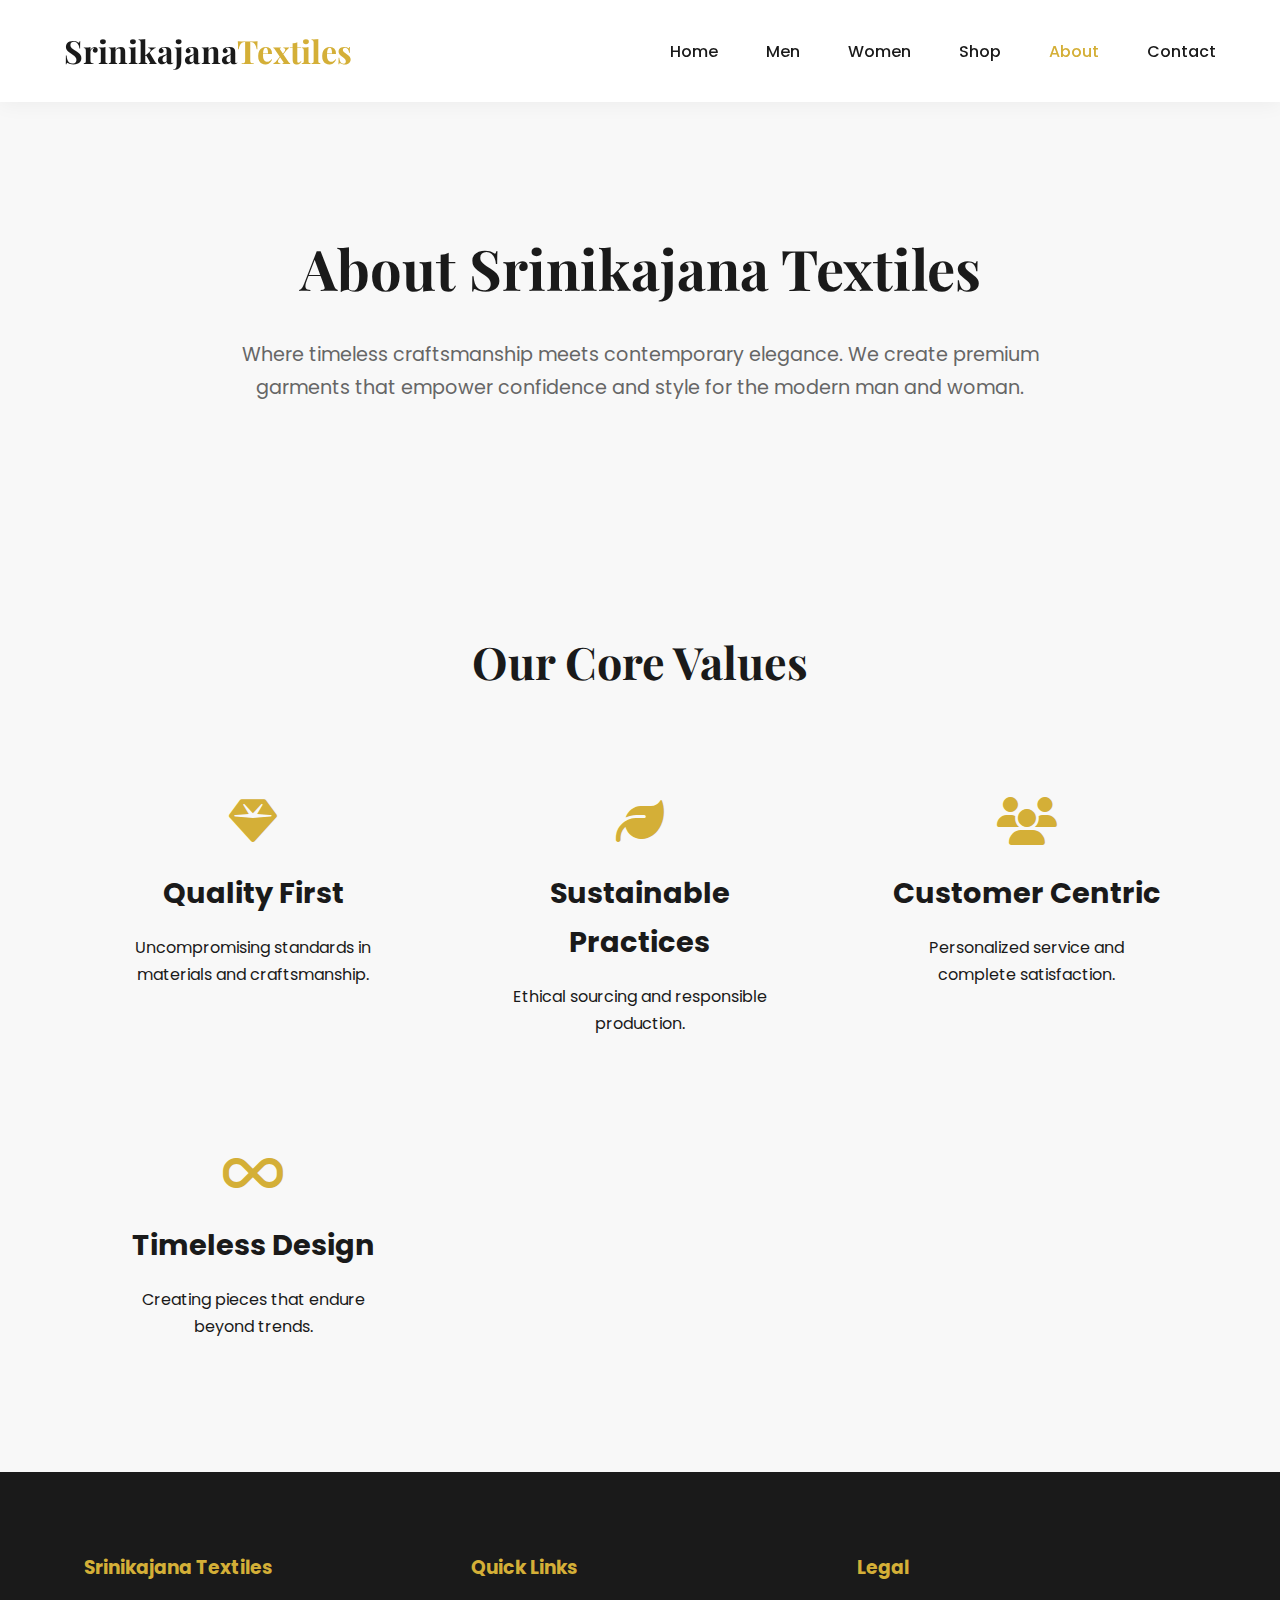
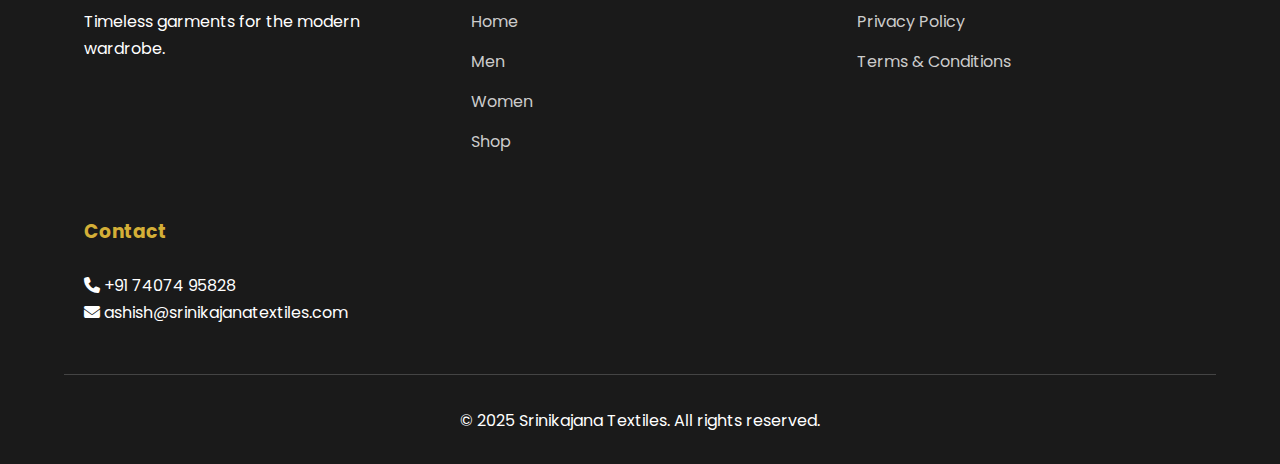
<file: about/index.html>
<!DOCTYPE html>
<html lang="en">
<head>
  <meta charset="UTF-8" />
  <meta name="viewport" content="width=device-width, initial-scale=1.0"/>
  <title>About Us - Srinikajana Textiles</title>

  <!-- Google Fonts -->
  <link href="https://fonts.googleapis.com/css2?family=Playfair+Display:wght@400;700&family=Poppins:wght@300;400;500;600&display=swap" rel="stylesheet">

  <!-- Font Awesome -->
  <link rel="stylesheet" href="https://cdnjs.cloudflare.com/ajax/libs/font-awesome/6.5.0/css/all.min.css"/>

  <!-- Favicon -->
  <link rel="icon" href="https://i.etsystatic.com/35399560/r/il/c099b2/4349387198/il_570xN.4349387198_k4mh.jpg">

  <style>
    :root {
      --primary: #1a1a1a;
      --accent: #d4af37;
      --light: #f8f8f8;
      --gray: #666;
    }

    * { margin: 0; padding: 0; box-sizing: border-box; }

    body {
      font-family: 'Poppins', sans-serif;
      color: var(--primary);
      background: white;
      line-height: 1.7;
    }

    .container {
      width: 90%;
      max-width: 1300px;
      margin: 0 auto;
      padding: 0 20px;
    }

    header {
      position: fixed;
      top: 0; width: 100%;
      background: white;
      z-index: 1000;
      box-shadow: 0 2px 20px rgba(0,0,0,0.05);
    }

    .navbar {
      display: flex;
      justify-content: space-between;
      align-items: center;
      padding: 1.5rem 0;
    }

    .logo {
      font-family: 'Playfair Display', serif;
      font-size: 2rem;
      font-weight: 700;
      color: var(--primary);
    }

    .logo span { color: var(--accent); }

    .nav-links {
      display: flex;
      gap: 3rem;
      list-style: none;
    }

    .nav-links a {
      text-decoration: none;
      color: var(--primary);
      font-weight: 500;
      transition: color 0.3s;
    }

    .nav-links a:hover,
    .nav-links a.active { color: var(--accent); }

    .hamburger { display: none; font-size: 1.8rem; cursor: pointer; }

    .about-hero {
      margin-top: 100px;
      padding: 120px 0;
      background: var(--light);
      text-align: center;
    }

    .about-hero h1 {
      font-family: 'Playfair Display', serif;
      font-size: 3.5rem;
      margin-bottom: 1.5rem;
    }

    .about-hero p {
      font-size: 1.2rem;
      max-width: 800px;
      margin: 0 auto;
      color: var(--gray);
    }

    .story-section {
      padding: 100px 0;
    }

    .section-title {
      font-family: 'Playfair Display', serif;
      font-size: 2.8rem;
      text-align: center;
      margin-bottom: 4rem;
    }

    .story-grid {
      display: grid;
      grid-template-columns: 1fr 1fr;
      gap: 4rem;
      align-items: center;
      margin-bottom: 6rem;
    }

    .story-text h2 {
      font-size: 2.2rem;
      margin-bottom: 1.5rem;
    }

    .story-text p {
      color: var(--gray);
      margin-bottom: 1.5rem;
    }

    .story-img img {
      width: 100%;
      border-radius: 0;
      box-shadow: 0 10px 30px rgba(0,0,0,0.1);
    }

    .values-grid {
      display: grid;
      grid-template-columns: repeat(auto-fit, minmax(300px, 1fr));
      gap: 3rem;
    }

    .value-card {
      text-align: center;
      padding: 2rem;
    }

    .value-card i {
      font-size: 3rem;
      color: var(--accent);
      margin-bottom: 1.5rem;
    }

    .value-card h3 {
      font-size: 1.8rem;
      margin-bottom: 1rem;
    }

    footer {
      background: var(--primary);
      color: white;
      padding: 80px 0 30px;
    }

    .footer-grid {
      display: grid;
      grid-template-columns: repeat(auto-fit, minmax(250px, 1fr));
      gap: 3rem;
      margin-bottom: 3rem;
    }

    .footer-col h3 { margin-bottom: 1.5rem; color: var(--accent); }

    .footer-col a { color: #ccc; text-decoration: none; display: block; margin-bottom: 0.8rem; }

    .footer-col a:hover { color: var(--accent); }

    @media (max-width: 768px) {
      .hamburger { display: block; }
      .nav-links { position: fixed; top: 80px; left: -100%; width: 100%; height: calc(100vh - 80px); background: white; flex-direction: column; align-items: center; padding-top: 3rem; transition: 0.4s; }
      .nav-links.active { left: 0; }
      .story-grid { grid-template-columns: 1fr; text-align: center; }
      .about-hero h1 { font-size: 2.8rem; }
    }
  </style>
</head>
<body>

  <!-- Navbar -->
  <header>
    <div class="container navbar">
      <div class="logo">Srinikajana<span>Textiles</span></div>
      <ul class="nav-links" id="navLinks">
        <li><a href="/">Home</a></li>
        <li><a href="/#men">Men</a></li>
        <li><a href="/#women">Women</a></li>
        <li><a href="/#products">Shop</a></li>
        <li><a href="/about" class="active">About</a></li>
        <li><a href="/contact">Contact</a></li>
      </ul>
      <div class="hamburger" id="hamburger"><i class="fas fa-bars"></i></div>
    </div>
  </header>

  <!-- About Hero -->
  <section class="about-hero">
    <div class="container">
      <h1>About Srinikajana Textiles</h1>
      <p>Where timeless craftsmanship meets contemporary elegance. We create premium garments that empower confidence and style for the modern man and woman.</p>
    </div>
  </section>

  <!-- Values -->
  <section class="story-section" style="background: var(--light);">
    <div class="container">
      <h2 class="section-title">Our Core Values</h2>
      <div class="values-grid">
        <div class="value-card">
          <i class="fas fa-gem"></i>
          <h3>Quality First</h3>
          <p>Uncompromising standards in materials and craftsmanship.</p>
        </div>
        <div class="value-card">
          <i class="fas fa-leaf"></i>
          <h3>Sustainable Practices</h3>
          <p>Ethical sourcing and responsible production.</p>
        </div>
        <div class="value-card">
          <i class="fas fa-users"></i>
          <h3>Customer Centric</h3>
          <p>Personalized service and complete satisfaction.</p>
        </div>
        <div class="value-card">
          <i class="fas fa-infinity"></i>
          <h3>Timeless Design</h3>
          <p>Creating pieces that endure beyond trends.</p>
        </div>
      </div>
    </div>
  </section>

  <!-- Footer -->
  <footer>
    <div class="container footer-grid">
      <div class="footer-col">
        <h3>Srinikajana Textiles</h3>
        <p>Timeless garments for the modern wardrobe.</p>
      </div>
      <div class="footer-col">
        <h3>Quick Links</h3>
        <a href="/">Home</a>
        <a href="/#men">Men</a>
        <a href="/#women">Women</a>
        <a href="/#products">Shop</a>
      </div>
      <div class="footer-col">
        <h3>Legal</h3>
        <a href="/privacy">Privacy Policy</a>
        <a href="/terms">Terms & Conditions</a>
      </div>
      <div class="footer-col">
        <h3>Contact</h3>
        <p><i class="fas fa-phone"></i> +91 74074 95828</p>
        <p><i class="fas fa-envelope"></i> ashish@srinikajanatextiles.com</p>
      </div>
    </div>
    <div class="container" style="text-align:center; padding-top:2rem; border-top:1px solid #444;">
      <p>© 2025 Srinikajana Textiles. All rights reserved.</p>
    </div>
  </footer>

  <script>
    const hamburger = document.getElementById('hamburger');
    const navLinks = document.getElementById('navLinks');
    hamburger.addEventListener('click', () => {
      navLinks.classList.toggle('active');
      hamburger.innerHTML = navLinks.classList.contains('active') ? '<i class="fas fa-times"></i>' : '<i class="fas fa-bars"></i>';
    });
  </script>
</body>
</html>
</file>
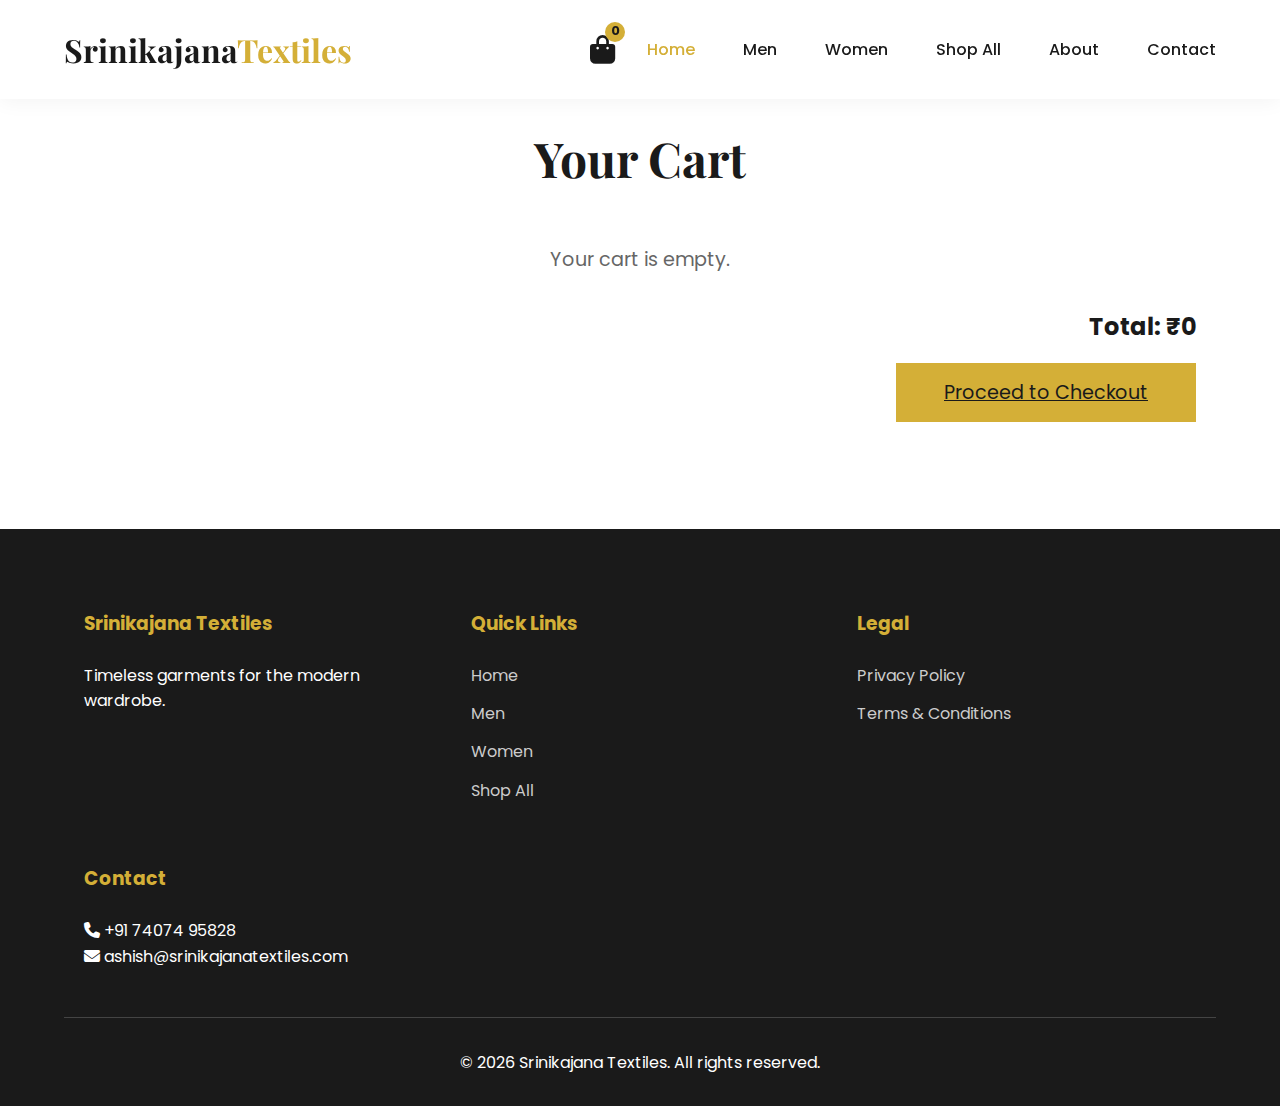
<file: card/index.html>
<!DOCTYPE html>
<html lang="en">

<head>
  <meta charset="UTF-8" />
  <meta name="viewport" content="width=device-width, initial-scale=1.0" />
  <title>Shopping Cart - Srinikajana Textiles</title>
  <!-- Same head as other pages (fonts, favicon, style) -->
  <link
    href="https://fonts.googleapis.com/css2?family=Playfair+Display:wght@400;700&family=Poppins:wght@300;400;500;600&display=swap"
    rel="stylesheet">
  <link rel="stylesheet" href="https://cdnjs.cloudflare.com/ajax/libs/font-awesome/6.5.0/css/all.min.css" />
  <link rel="stylesheet" href="/style.css">
  <style>
    /* Same :root, body, header, navbar styles as before */
    /* Add this */
    .cart-container {
      padding: 120px 0;
    }

    .cart-items {
      margin-bottom: 2rem;
    }

    .cart-item {
      display: flex;
      gap: 2rem;
      padding: 1.5rem;
      border-bottom: 1px solid #eee;
      align-items: center;
    }

    .cart-item img {
      width: 100px;
      height: 120px;
      object-fit: cover;
    }

    .cart-total {
      text-align: right;
      font-size: 1.5rem;
      font-weight: bold;
      margin: 2rem 0;
    }

    .btn-checkout {
      background: var(--accent);
      color: var(--primary);
      padding: 1rem 3rem;
      border: none;
      font-size: 1.2rem;
      cursor: pointer;
    }
  </style>
</head>

<body>
  <!-- Same Navbar as other pages -->
  <!-- Navbar -->
  <header>
    <div class="container navbar">
      <div class="logo">Srinikajana<span>Textiles</span></div>
      <div class="cart-icon">
        <a href="/card/" style="color: var(--primary); font-size: 1.8rem; position: relative;">
          <i class="fas fa-shopping-bag"></i>
          <span class="cart-count">0</span>
        </a>
      </div>
      <ul class="nav-links" id="navLinks">
        <li><a href="/" class="active">Home</a></li>
        <li><a href="/men/">Men</a></li>
        <li><a href="/women/">Women</a></li>
        <li><a href="#products">Shop All</a></li>
        <li><a href="/about/">About</a></li>
        <li><a href="/contact/">Contact</a></li>
      </ul>

      <div class="hamburger" id="hamburger"><i class="fas fa-bars"></i></div>
    </div>
  </header>

  <section class="cart-container">
    <div class="container">
      <h1 style="font-family: 'Playfair Display'; font-size: 3rem; text-align: center; margin-bottom: 3rem;">Your Cart
      </h1>
      <div class="cart-items" id="cartItems"></div>
      <div class="cart-total">Total: ₹<span id="totalAmount">0</span></div>
      <div style="text-align: right;">
        <a href="/payment/" class="btn-checkout">Proceed to Checkout</a>
      </div>
    </div>
  </section>

  <!-- Footer -->
  <footer>
    <div class="container footer-grid">
      <div class="footer-col">
        <h3>Srinikajana Textiles</h3>
        <p>Timeless garments for the modern wardrobe.</p>
      </div>
      <div class="footer-col">
        <h3>Quick Links</h3>
        <a href="/">Home</a>
        <a href="/men/">Men</a>
        <a href="/women/">Women</a>
        <a href="#products">Shop All</a>
      </div>
      <div class="footer-col">
        <h3>Legal</h3>
        <a href="/privacy/">Privacy Policy</a>
        <a href="/terms/">Terms & Conditions</a>
      </div>
      <div class="footer-col">
        <h3>Contact</h3>
        <p><i class="fas fa-phone"></i> +91 74074 95828</p>
        <p><i class="fas fa-envelope"></i> ashish@srinikajanatextiles.com</p>
      </div>
    </div>
    <div class="container" style="text-align:center; padding-top:2rem; border-top:1px solid #444;">
      <p>© 2026 Srinikajana Textiles. All rights reserved.</p>
    </div>
  </footer>
  <script>
    let cart = JSON.parse(localStorage.getItem('cart')) || [];

    const cartItemsDiv = document.getElementById('cartItems');
    const totalAmount = document.getElementById('totalAmount');

    // Yeh function add kar do - yeh navbar badge update karega
    function updateCartCount() {
      const count = cart.reduce((sum, item) => sum + item.quantity, 0);
      const cartCountElement = document.querySelector('.cart-count');
      if (cartCountElement) {
        cartCountElement.textContent = count;
      }
    }

    function renderCart() {
      cartItemsDiv.innerHTML = '';
      let total = 0;

      if (cart.length === 0) {
        cartItemsDiv.innerHTML = '<p style="text-align:center; font-size:1.2rem; color:var(--gray);">Your cart is empty.</p>';
        totalAmount.textContent = '0';
        updateCartCount(); // Empty cart mein bhi update
        return;
      }

      cart.forEach((item, index) => {
        total += item.price * item.quantity;

        const itemDiv = document.createElement('div');
        itemDiv.className = 'cart-item';
        itemDiv.innerHTML = `
        <img src="${item.img}" alt="${item.title}">
        <div style="flex:1;">
          <h3>${item.title}</h3>
          <p>₹${item.price.toLocaleString()} × ${item.quantity}</p>
        </div>
        <div>
          <button onclick="changeQuantity(${index}, -1)" style="padding:0.5rem 1rem;">-</button>
          <span style="margin:0 1rem; font-weight:bold;">${item.quantity}</span>
          <button onclick="changeQuantity(${index}, 1)" style="padding:0.5rem 1rem;">+</button>
          <button onclick="removeItem(${index})" style="margin-left:1rem; color:red; background:none; border:none; cursor:pointer;">Remove</button>
        </div>
      `;
        cartItemsDiv.appendChild(itemDiv);
      });

      totalAmount.textContent = total.toLocaleString();
      updateCartCount(); // Items render hone ke baad update
    }

    function changeQuantity(index, change) {
      cart[index].quantity += change;
      if (cart[index].quantity <= 0) {
        cart.splice(index, 1);
      }
      localStorage.setItem('cart', JSON.stringify(cart));
      renderCart();
    }

    function removeItem(index) {
      cart.splice(index, 1);
      localStorage.setItem('cart', JSON.stringify(cart));
      renderCart();
    }

    // Page load pe render aur count update
    document.addEventListener('DOMContentLoaded', () => {
      renderCart();
    });
  </script>
  <script src="/script.js"></script>
</body>

</html>
</file>
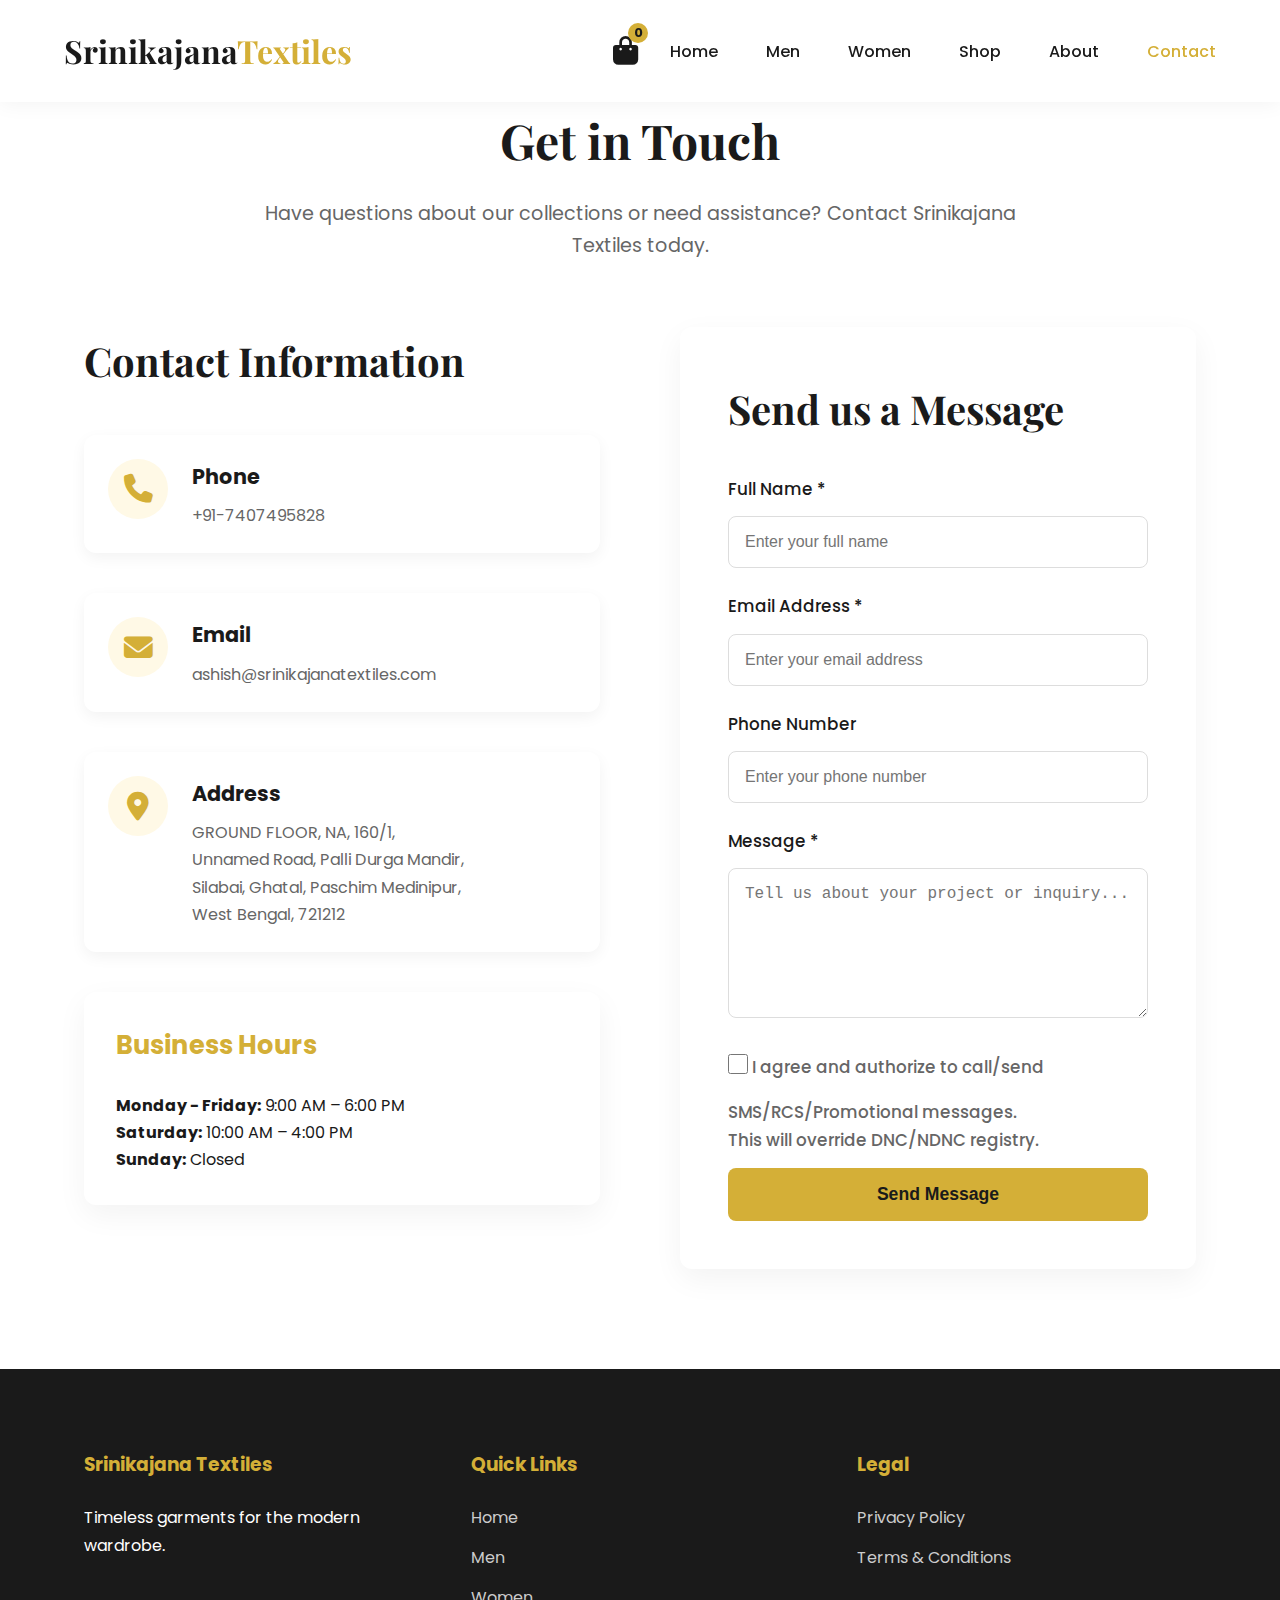
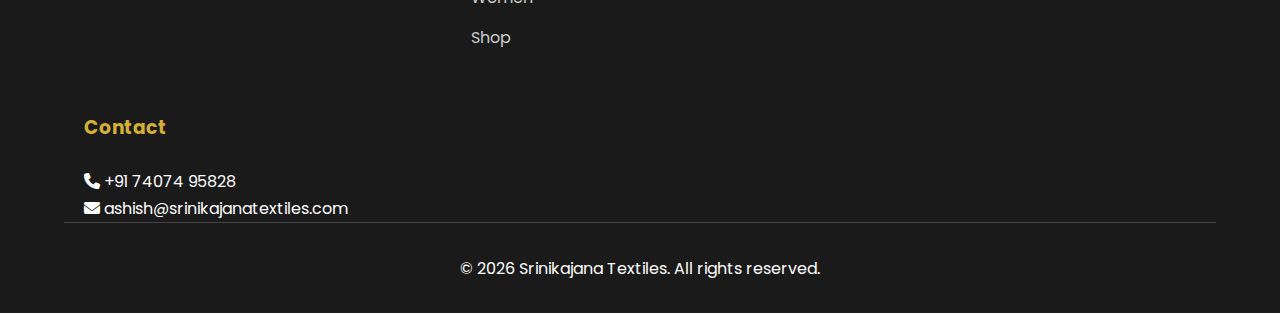
<file: contact/index.html>
<!DOCTYPE html>
<html lang="en">

<head>
  <meta charset="UTF-8" />
  <meta name="viewport" content="width=device-width, initial-scale=1.0" />
  <title>Contact Us - Srinikajana Textiles</title>

  <!-- Google Fonts -->
  <link href="https://fonts.googleapis.com/css2?family=Playfair+Display:wght@400;700&family=Poppins:wght@300;400;500;600&display=swap" rel="stylesheet">

  <!-- Font Awesome -->
  <link rel="stylesheet" href="https://cdnjs.cloudflare.com/ajax/libs/font-awesome/6.5.0/css/all.min.css" />

  <!-- Favicon -->
  <link rel="icon" href="https://i.etsystatic.com/35399560/r/il/c099b2/4349387198/il_570xN.4349387198_k4mh.jpg">
  <link rel="stylesheet" href="/style.css" />

  <style>
    :root {
      --primary: #1a1a1a;
      --accent: #d4af37;
      --light: #f8f8f8;
      --gray: #666;
    }

    * { margin: 0; padding: 0; box-sizing: border-box; }

    body {
      font-family: 'Poppins', sans-serif;
      color: var(--primary);
      background: white;
      line-height: 1.7;
    }

    .container {
      width: 90%;
      max-width: 1300px;
      margin: 0 auto;
      padding: 0 20px;
    }

    header {
      position: fixed;
      top: 0;
      width: 100%;
      background: white;
      z-index: 1000;
      box-shadow: 0 2px 20px rgba(0, 0, 0, 0.05);
    }

    .navbar {
      display: flex;
      justify-content: space-between;
      align-items: center;
      padding: 1.5rem 0;
    }

    .logo {
      font-family: 'Playfair Display', serif;
      font-size: 2rem;
      font-weight: 700;
      color: var(--primary);
    }

    .logo span { color: var(--accent); }

    .nav-links {
      display: flex;
      gap: 3rem;
      list-style: none;
    }

    .nav-links a {
      text-decoration: none;
      color: var(--primary);
      font-weight: 500;
      transition: color 0.3s;
    }

    .nav-links a:hover,
    .nav-links a.active { color: var(--accent); }

    .hamburger { display: none; font-size: 1.8rem; cursor: pointer; }

    .contact-hero {
      margin-top: 100px;
      padding: 120px 0;
      background: var(--light);
      text-align: center;
    }

    .contact-hero h1 {
      font-family: 'Playfair Display', serif;
      font-size: 3.5rem;
      margin-bottom: 1.5rem;
    }

    .contact-hero p {
      font-size: 1.2rem;
      max-width: 800px;
      margin: 0 auto;
      color: var(--gray);
    }

    .contact-section {
      padding: 100px 0;
    }

    .title {
      text-align: center;
      font-family: 'Playfair Display', serif;
      font-size: 3rem;
      margin-bottom: 1rem;
    }

    .subtitle {
      text-align: center;
      font-size: 1.2rem;
      color: var(--gray);
      margin-bottom: 4rem;
      max-width: 800px;
      margin-left: auto;
      margin-right: auto;
    }

    .contact-wrapper {
      display: grid;
      grid-template-columns: 1fr 1fr;
      gap: 5rem;
    }

    .contact-info h2 {
      font-family: 'Playfair Display', serif;
      font-size: 2.5rem;
      margin-bottom: 2.5rem;
    }

    .info-box {
      display: flex;
      align-items: flex-start;
      gap: 1.5rem;
      margin-bottom: 2.5rem;
      padding: 1.5rem;
      background: white;
      border-radius: 12px;
      box-shadow: 0 5px 15px rgba(0, 0, 0, 0.05);
    }

    .info-box i {
      font-size: 1.8rem;
      color: var(--accent);
      width: 60px;
      height: 60px;
      background: #fff9e6;
      display: flex;
      align-items: center;
      justify-content: center;
      border-radius: 50%;
    }

    .info-box h4 {
      font-size: 1.3rem;
      margin-bottom: 0.5rem;
    }

    .info-box p {
      color: var(--gray);
      margin: 0;
    }

    .business-hours {
      background: white;
      padding: 2rem;
      border-radius: 12px;
      box-shadow: 0 10px 30px rgba(0, 0, 0, 0.05);
      margin-top: 2rem;
    }

    .business-hours h3 {
      margin-bottom: 1.5rem;
      color: var(--accent);
      font-size: 1.6rem;
    }

    .contact-form {
      background: white;
      padding: 3rem;
      border-radius: 12px;
      box-shadow: 0 10px 30px rgba(0, 0, 0, 0.05);
      position: relative;
    }

    .contact-form h2 {
      font-family: 'Playfair Display', serif;
      font-size: 2.5rem;
      margin-bottom: 2rem;
    }

    .contact-form label {
      display: block;
      margin-bottom: 0.8rem;
      font-weight: 500;
      font-size: 1.05rem;
    }

    .contact-form input,
    .contact-form textarea {
      width: 100%;
      padding: 1rem;
      border: 1px solid #ddd;
      border-radius: 8px;
      font-size: 1rem;
      margin-bottom: 1.5rem;
      transition: border 0.3s;
    }

    .contact-form input:focus,
    .contact-form textarea:focus {
      outline: none;
      border-color: var(--accent);
      box-shadow: 0 0 0 3px rgba(212, 175, 55, 0.2);
    }

    textarea {
      height: 150px;
      resize: vertical;
    }

    .checkbox-area {
      display: flex;
      align-items: flex-start;
      gap: 1rem;
      font-size: 0.95rem;
      margin-bottom: 2rem;
      color: var(--gray);
    }

    .checkbox-area input[type="checkbox"] {
      width: 20px;
      height: 20px;
      accent-color: var(--accent);
      margin-top: 0.2rem;
      flex-shrink: 0;
    }

    .btn-submit {
      background: var(--accent);
      color: var(--primary);
      padding: 1rem 3rem;
      border: none;
      border-radius: 8px;
      font-size: 1.1rem;
      font-weight: 600;
      cursor: pointer;
      transition: 0.3s;
      width: 100%;
    }

    .btn-submit:hover {
      background: #b8972b;
    }

    /* Thank You Message inside same form div */
    #thankYouContent {
      display: none;
      text-align: center;
      padding: 2rem 0;
    }

    #thankYouContent i {
      font-size: 5rem;
      color: #10b981;
      margin-bottom: 1.5rem;
    }

    #thankYouContent h2 {
      font-family: 'Playfair Display', serif;
      font-size: 2.8rem;
      color: #059669;
      margin-bottom: 1rem;
    }

    #thankYouContent p {
      font-size: 1.2rem;
      color: var(--gray);
      margin-bottom: 1.5rem;
    }

    @media (max-width: 768px) {
      .hamburger { display: block; }
      .nav-links { position: fixed; top: 80px; left: -100%; width: 100%; height: calc(100vh - 80px); background: white; flex-direction: column; align-items: center; padding-top: 3rem; transition: 0.4s; }
      .nav-links.active { left: 0; }
      .contact-wrapper { grid-template-columns: 1fr; }
      .contact-hero h1, .title { font-size: 2.8rem; }
    }
  </style>
</head>

<body>

  <!-- Navbar -->
  <header>
    <div class="container navbar">
      <div class="logo">Srinikajana<span>Textiles</span></div>
      <div class="cart-icon">
        <a href="/cart.html" style="color: var(--primary); font-size: 1.8rem; position: relative;">
          <i class="fas fa-shopping-bag"></i>
          <span class="cart-count">0</span>
        </a>
      </div>
      <ul class="nav-links" id="navLinks">
        <li><a href="/">Home</a></li>
        <li><a href="/men">Men</a></li>
        <li><a href="/women">Women</a></li>
        <li><a href="/#products">Shop</a></li>
        <li><a href="/about">About</a></li>
        <li><a href="/contact" class="active">Contact</a></li>
      </ul>
      <div class="hamburger" id="hamburger"><i class="fas fa-bars"></i></div>
    </div>
  </header>
  <!-- Contact Section -->
  <section class="contact-section">
    <div class="container">
      <h1 class="title">Get in Touch</h1>
      <p class="subtitle">Have questions about our collections or need assistance? Contact Srinikajana Textiles today.</p>

      <div class="contact-wrapper">
        <!-- LEFT SIDE INFO -->
        <div class="contact-info">
          <h2>Contact Information</h2>

          <div class="info-box">
            <i class="fas fa-phone"></i>
            <div>
              <h4>Phone</h4>
              <p>+91-7407495828</p>
            </div>
          </div>

          <div class="info-box">
            <i class="fas fa-envelope"></i>
            <div>
              <h4>Email</h4>
              <p>ashish@srinikajanatextiles.com</p>
            </div>
          </div>

          <div class="info-box">
            <i class="fas fa-location-dot"></i>
            <div>
              <h4>Address</h4>
              <p>GROUND FLOOR, NA, 160/1,<br>Unnamed Road, Palli Durga Mandir,<br>Silabai, Ghatal, Paschim Medinipur,<br>West Bengal, 721212</p>
            </div>
          </div>

          <div class="business-hours">
            <h3>Business Hours</h3>
            <p><strong>Monday - Friday:</strong> 9:00 AM – 6:00 PM</p>
            <p><strong>Saturday:</strong> 10:00 AM – 4:00 PM</p>
            <p><strong>Sunday:</strong> Closed</p>
          </div>
        </div>

        <!-- RIGHT SIDE FORM + THANK YOU IN SAME DIV -->
        <div class="contact-form">
          <!-- Form Content -->
          <div id="formContent">
            <h2>Send us a Message</h2>
            <form id="contactForm">
              <label>Full Name *</label>
              <input type="text" name="name" required placeholder="Enter your full name">

              <label>Email Address *</label>
              <input type="email" name="email" required placeholder="Enter your email address">

              <label>Phone Number</label>
              <input type="text" name="phone" placeholder="Enter your phone number">

              <label>Message *</label>
              <textarea name="message" required placeholder="Tell us about your project or inquiry..."></textarea>

              <label class="checkbox-area">
                <input type="checkbox" name="rcs_optin">
                I agree and authorize to call/send SMS/RCS/Promotional messages.<br>
                This will override DNC/NDNC registry.
              </label>

              <button type="submit" class="btn-submit">Send Message</button>
            </form>
          </div>

          <!-- Thank You Content (Hidden Initially) -->
          <div id="thankYouContent" style="display: none;">
            <i class="fas fa-check-circle" style="font-size: 5rem; color: #10b981; margin-bottom: 1.5rem; display: block;"></i>
            <h2 style="font-family: 'Playfair Display'; font-size: 2.8rem; color: #059669; margin-bottom: 1rem; text-align: center;">Thank You!</h2>
            <p style="font-size: 1.2rem; color: var(--gray); text-align: center; margin-bottom: 1rem;">
              Your message has been successfully sent.
            </p>
            <p style="font-size: 1.1rem; color: var(--primary); text-align: center;">
              We will get back to you within 24 hours via email or phone.
            </p>
            <div style="text-align: center; margin-top: 2rem;">
              <a href="index.html" style="display:inline-block; background:var(--accent); color:var(--primary); padding:1rem 2.5rem; text-decoration:none; border-radius:8px; font-weight:600;">
                Back to Home
              </a>
            </div>
          </div>
        </div>
      </div>
    </div>
  </section>

  <!-- Footer -->
  <footer>
    <div class="container footer-grid">
      <div class="footer-col">
        <h3>Srinikajana Textiles</h3>
        <p>Timeless garments for the modern wardrobe.</p>
      </div>
      <div class="footer-col">
        <h3>Quick Links</h3>
        <a href="/">Home</a>
        <a href="/men">Men</a>
        <a href="/women">Women</a>
        <a href="/#products">Shop</a>
      </div>
      <div class="footer-col">
        <h3>Legal</h3>
        <a href="/privacy/">Privacy Policy</a>
        <a href="/terms/">Terms & Conditions</a>
      </div>
      <div class="footer-col">
        <h3>Contact</h3>
        <p><i class="fas fa-phone"></i> +91 74074 95828</p>
        <p><i class="fas fa-envelope"></i> ashish@srinikajanatextiles.com</p>
      </div>
    </div>
    <div class="container" style="text-align:center; padding-top:2rem; border-top:1px solid #444;">
      <p>© 2026 Srinikajana Textiles. All rights reserved.</p>
    </div>
  </footer>

  <script>
    // Hamburger Menu
    const hamburger = document.getElementById('hamburger');
    const navLinks = document.getElementById('navLinks');
    hamburger.addEventListener('click', () => {
      navLinks.classList.toggle('active');
      hamburger.innerHTML = navLinks.classList.contains('active') ? '<i class="fas fa-times"></i>' : '<i class="fas fa-bars"></i>';
    });

    // Contact Form Submission → Show Thank You in Same Div
    document.getElementById('contactForm').addEventListener('submit', function(e) {
      e.preventDefault(); // Prevent actual submission

      // Hide the form
      document.getElementById('formContent').style.display = 'none';

      // Show thank you message
      document.getElementById('thankYouContent').style.display = 'block';
    });
  </script>
  <script src="/script.js"></script>
</body>

</html>
</file>
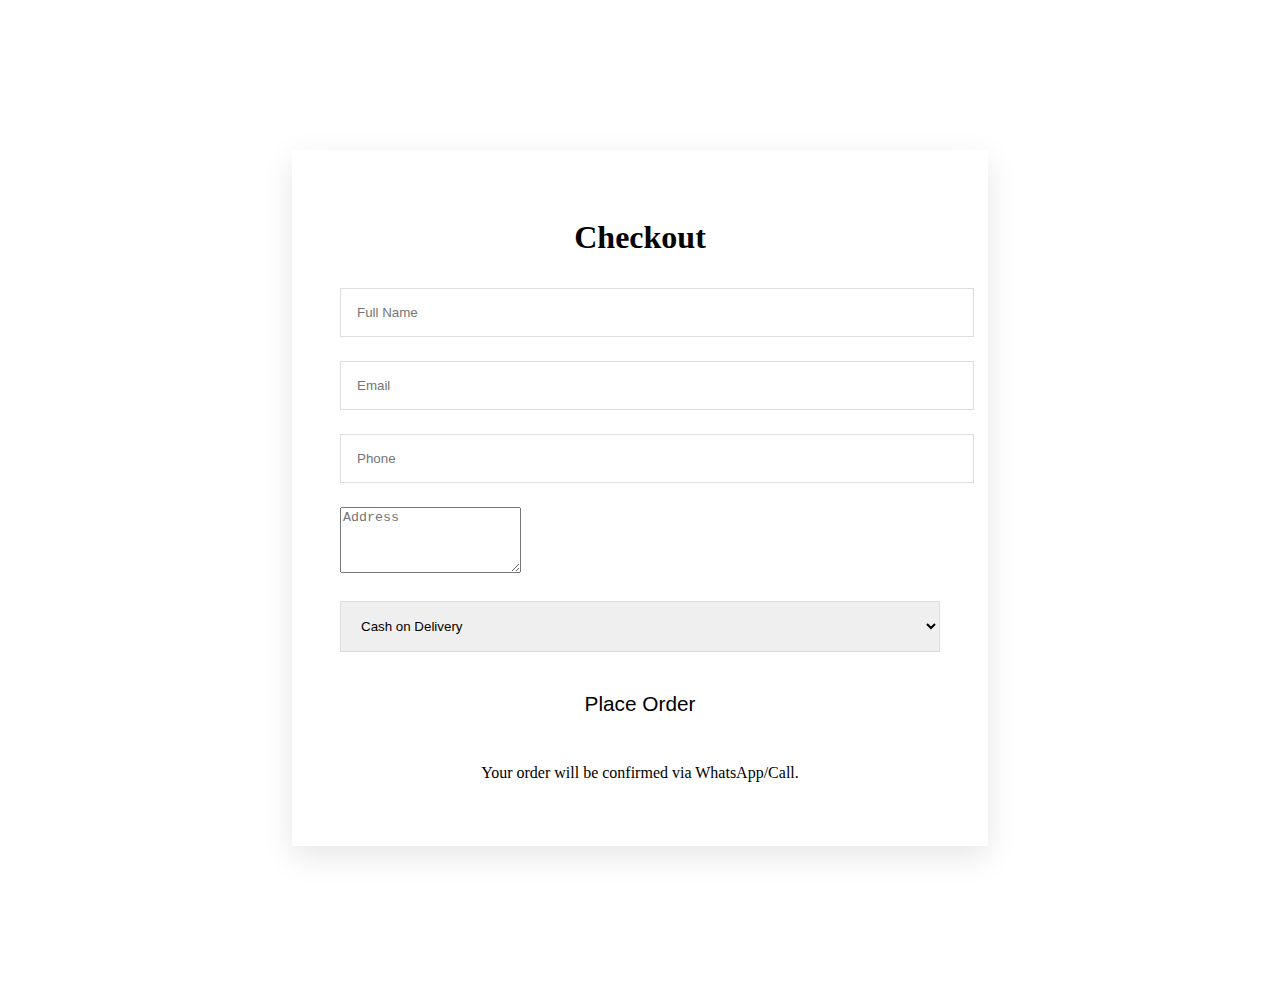
<file: dummy/index.html>
<!DOCTYPE html>
<html lang="en">
<head>
  <title>Checkout - Srinikajana Textiles</title>
  <!-- Same head -->
  <style>
    .checkout-form {
      max-width: 600px;
      margin: 150px auto;
      padding: 3rem;
      background: white;
      box-shadow: 0 10px 30px rgba(0,0,0,0.1);
    }
    .form-group { margin-bottom: 1.5rem; }
    input, select { width: 100%; padding: 1rem; border: 1px solid #ddd; }
    .btn-pay {
      background: var(--accent);
      color: var(--primary);
      padding: 1rem;
      width: 100%;
      border: none;
      font-size: 1.3rem;
      cursor: pointer;
    }
  </style>
</head>
<body>
  <!-- Navbar -->

  <div class="checkout-form container">
    <h1 style="text-align:center; margin-bottom:2rem;">Checkout</h1>
    <form>
      <div class="form-group"><input type="text" placeholder="Full Name" required></div>
      <div class="form-group"><input type="email" placeholder="Email" required></div>
      <div class="form-group"><input type="tel" placeholder="Phone" required></div>
      <div class="form-group"><textarea placeholder="Address" rows="4" required></textarea></div>
      <div class="form-group"><select><option>Cash on Delivery</option><option>UPI / Card (Coming Soon)</option></select></div>
      <button type="submit" class="btn-pay">Place Order</button>
    </form>
    <p style="text-align:center; margin-top:2rem; color:var(--gray);">Your order will be confirmed via WhatsApp/Call.</p>
  </div>

  <!-- Footer -->
</body>
</html>
</file>
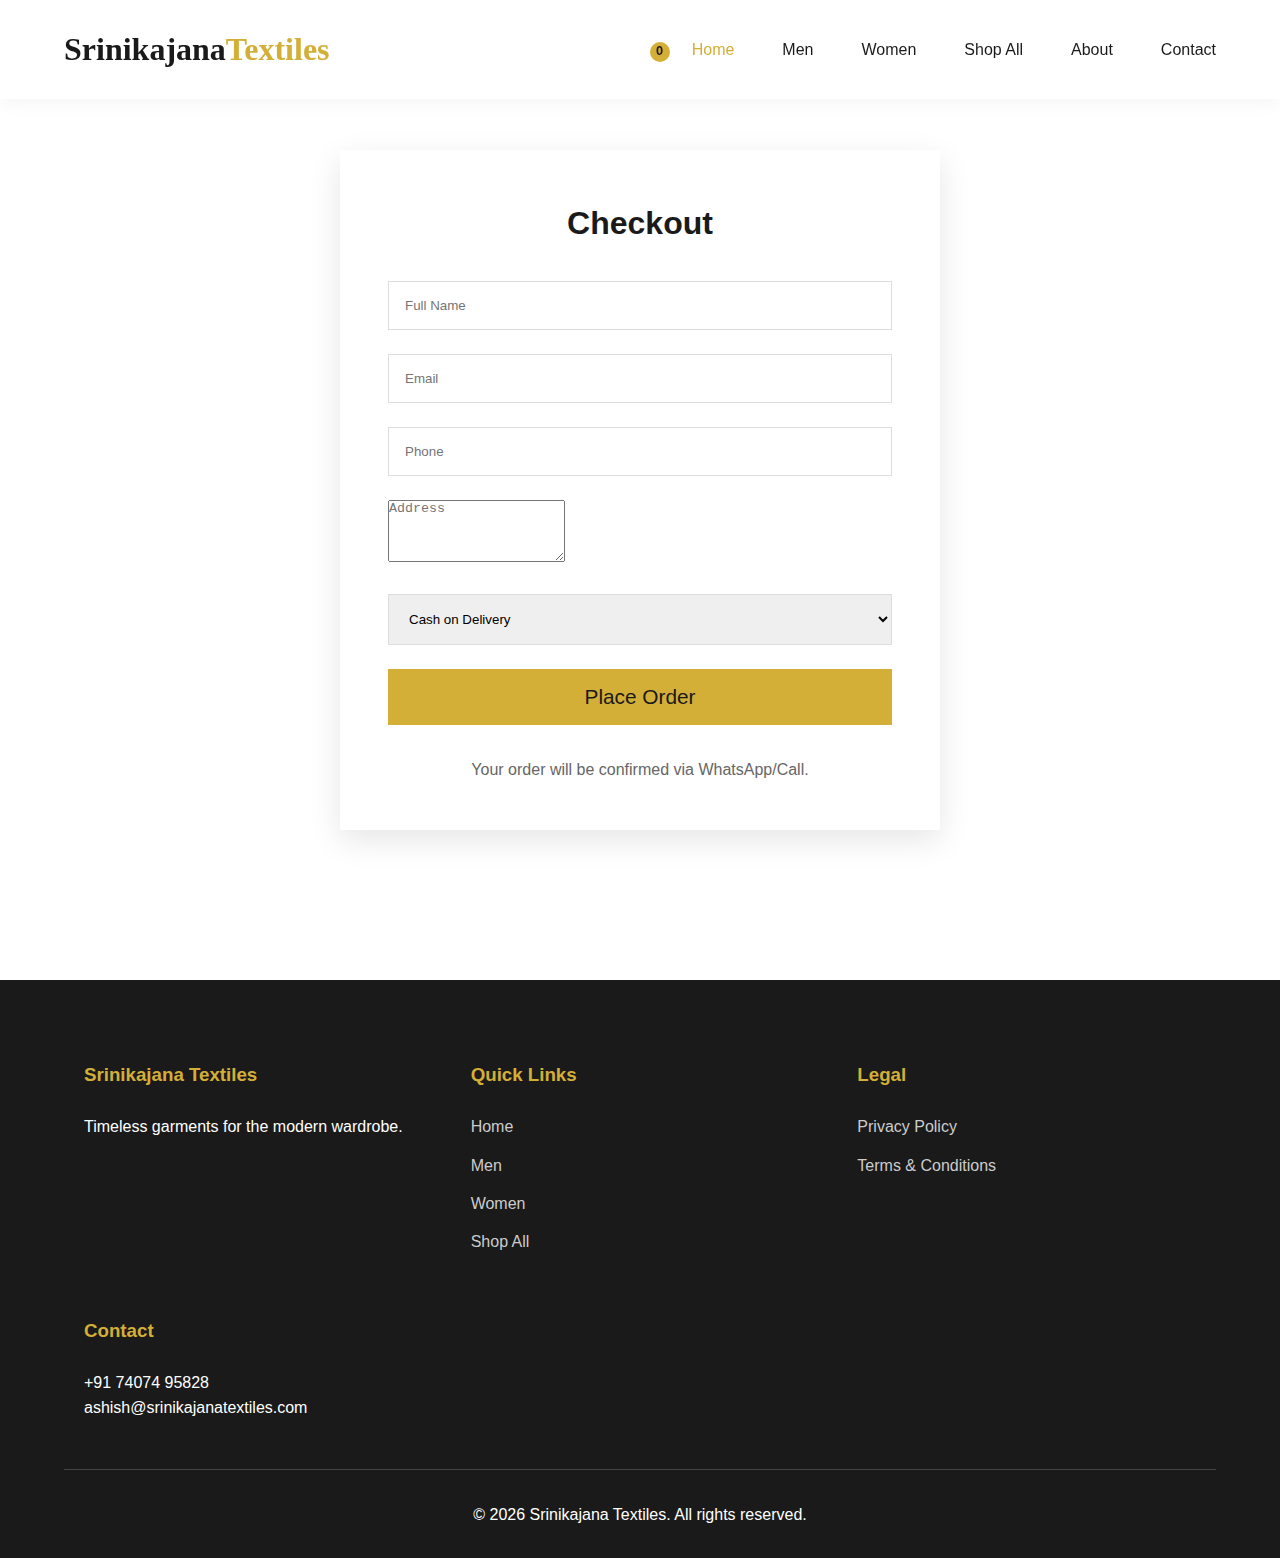
<file: payment/index.html>
<!DOCTYPE html>
<html lang="en">
<head>
  <title>Checkout - Srinikajana Textiles</title>
  <link rel="stylesheet" href="/style.css" />
  <!-- Same head -->
  <style>
    .checkout-form {
      max-width: 600px;
      margin: 150px auto;
      padding: 3rem;
      background: white;
      box-shadow: 0 10px 30px rgba(0,0,0,0.1);
    }
    .form-group { margin-bottom: 1.5rem; }
    input, select { width: 100%; padding: 1rem; border: 1px solid #ddd; }
    .btn-pay {
      background: var(--accent);
      color: var(--primary);
      padding: 1rem;
      width: 100%;
      border: none;
      font-size: 1.3rem;
      cursor: pointer;
    }
  </style>
</head>
<body>
  <!-- Navbar -->
  <header>
    <div class="container navbar">
      <div class="logo">Srinikajana<span>Textiles</span></div>
      <div class="cart-icon">
        <a href="/card/" style="color: var(--primary); font-size: 1.8rem; position: relative;">
          <i class="fas fa-shopping-bag"></i>
          <span class="cart-count">0</span>
        </a>
      </div>
      <ul class="nav-links" id="navLinks">
        <li><a href="/" class="active">Home</a></li>
        <li><a href="/men/">Men</a></li>
        <li><a href="/women/">Women</a></li>
        <li><a href="#products">Shop All</a></li>
        <li><a href="/about/">About</a></li>
        <li><a href="/contact/">Contact</a></li>
      </ul>
      
      <div class="hamburger" id="hamburger"><i class="fas fa-bars"></i></div>
    </div>
  </header>

  <div class="checkout-form container">
    <h1 style="text-align:center; margin-bottom:2rem;">Checkout</h1>
    <form>
      <div class="form-group"><input type="text" placeholder="Full Name" required></div>
      <div class="form-group"><input type="email" placeholder="Email" required></div>
      <div class="form-group"><input type="tel" placeholder="Phone" required></div>
      <div class="form-group"><textarea placeholder="Address" rows="4" required></textarea></div>
      <div class="form-group"><select><option>Cash on Delivery</option><option>UPI / Card (Coming Soon)</option></select></div>
      <button type="submit" class="btn-pay">Place Order</button>
    </form>
    <p style="text-align:center; margin-top:2rem; color:var(--gray);">Your order will be confirmed via WhatsApp/Call.</p>
  </div>

  <!-- Footer -->
    <footer>
    <div class="container footer-grid">
      <div class="footer-col">
        <h3>Srinikajana Textiles</h3>
        <p>Timeless garments for the modern wardrobe.</p>
      </div>
      <div class="footer-col">
        <h3>Quick Links</h3>
        <a href="/">Home</a>
        <a href="/men/">Men</a>
        <a href="/women/">Women</a>
        <a href="#products">Shop All</a>
      </div>
      <div class="footer-col">
        <h3>Legal</h3>
        <a href="/privacy/">Privacy Policy</a>
        <a href="/terms/">Terms & Conditions</a>
      </div>
      <div class="footer-col">
        <h3>Contact</h3>
        <p><i class="fas fa-phone"></i> +91 74074 95828</p>
        <p><i class="fas fa-envelope"></i> ashish@srinikajanatextiles.com</p>
      </div>
    </div>
    <div class="container" style="text-align:center; padding-top:2rem; border-top:1px solid #444;">
      <p>© 2026 Srinikajana Textiles. All rights reserved.</p>
    </div>
  </footer>
   <script src="/script.js"></script>
</body>

</html>
</file>
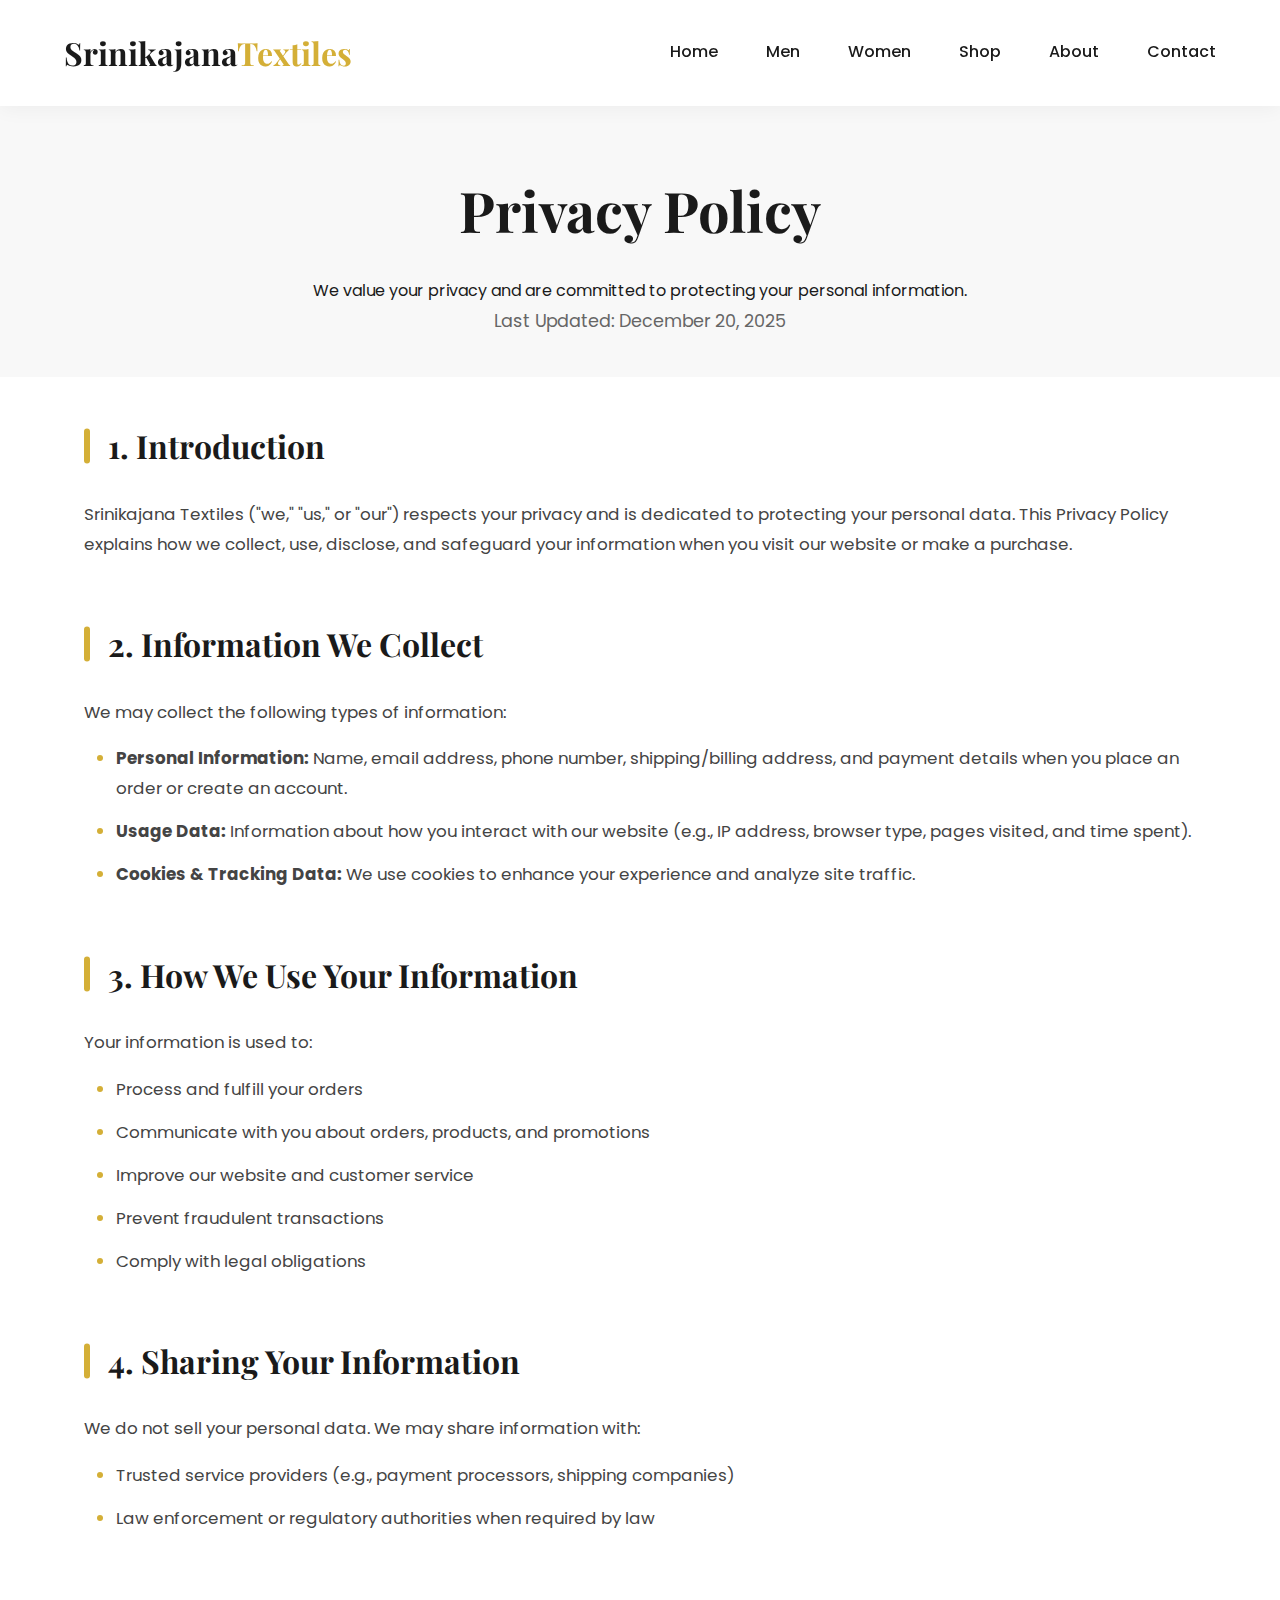
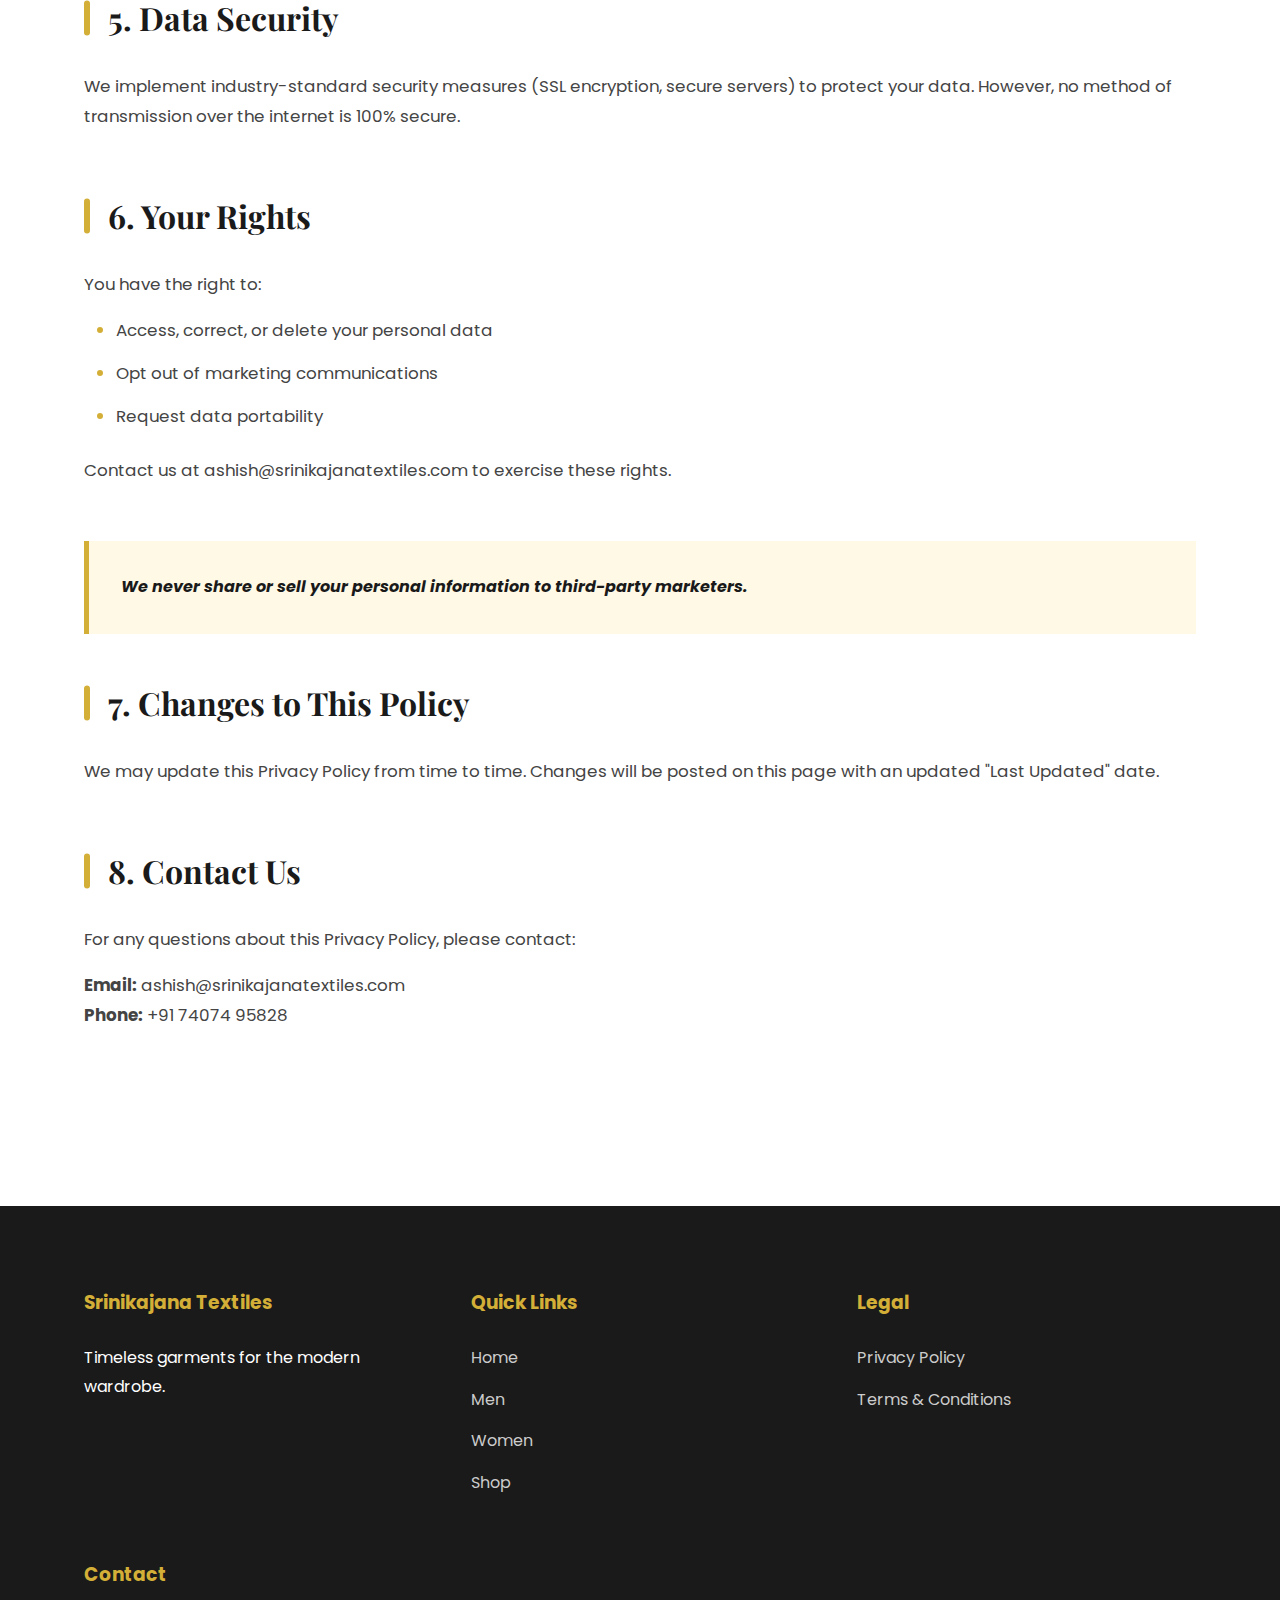
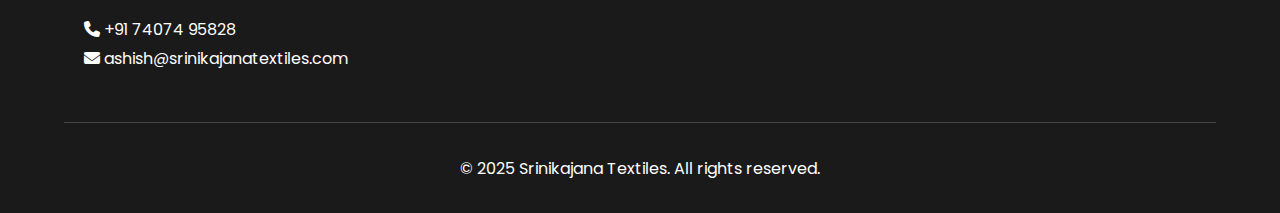
<file: privacy/index.html>
<!DOCTYPE html>
<html lang="en">
<head>
  <meta charset="UTF-8" />
  <meta name="viewport" content="width=device-width, initial-scale=1.0"/>
  <title>Privacy Policy - Srinikajana Textiles</title>

  <!-- Google Fonts -->
  <link href="https://fonts.googleapis.com/css2?family=Playfair+Display:wght@400;700&family=Poppins:wght@300;400;500;600&display=swap" rel="stylesheet">

  <!-- Font Awesome -->
  <link rel="stylesheet" href="https://cdnjs.cloudflare.com/ajax/libs/font-awesome/6.5.0/css/all.min.css"/>

  <!-- Favicon -->
  <link rel="icon" href="https://i.etsystatic.com/35399560/r/il/c099b2/4349387198/il_570xN.4349387198_k4mh.jpg">

  <style>
    :root {
      --primary: #1a1a1a;
      --accent: #d4af37;
      --light: #f8f8f8;
      --gray: #666;
    }

    * { margin: 0; padding: 0; box-sizing: border-box; }

    body {
      font-family: 'Poppins', sans-serif;
      color: var(--primary);
      background: white;
      line-height: 1.8;
    }

    .container {
      width: 90%;
      max-width: 1300px;
      margin: 0 auto;
      padding: 0 20px;
    }

    header {
      position: fixed;
      top: 0; width: 100%;
      background: white;
      z-index: 1000;
      box-shadow: 0 2px 20px rgba(0,0,0,0.05);
    }

    .navbar {
      display: flex;
      justify-content: space-between;
      align-items: center;
      padding: 1.5rem 0;
    }

    .logo {
      font-family: 'Playfair Display', serif;
      font-size: 2rem;
      font-weight: 700;
      color: var(--primary);
    }

    .logo span { color: var(--accent); }

    .nav-links {
      display: flex;
      gap: 3rem;
      list-style: none;
    }

    .nav-links a {
      text-decoration: none;
      color: var(--primary);
      font-weight: 500;
      transition: color 0.3s;
    }

    .nav-links a:hover,
    .nav-links a.active { color: var(--accent); }

    .hamburger { display: none; font-size: 1.8rem; cursor: pointer; }

    .privacy-hero {
      margin-top: 40px;
      padding: 120px 0 40px;
      background: var(--light);
      text-align: center;
    }

    .privacy-hero h1 {
      font-family: 'Playfair Display', serif;
      font-size: 3.5rem;
      margin-bottom: 1rem;
    }

    .last-updated {
      font-size: 1.1rem;
      color: var(--gray);
    }

    .privacy-content {
      padding: 40px 0 120px;
    }

    .privacy-section {
      margin-bottom: 3.5rem;
    }

    .privacy-section h2 {
      font-family: 'Playfair Display', serif;
      font-size: 2rem;
      margin-bottom: 1.5rem;
      position: relative;
      padding-left: 1.5rem;
    }

    .privacy-section h2::before {
      content: '';
      position: absolute;
      left: 0;
      top: 50%;
      transform: translateY(-50%);
      width: 6px;
      height: 35px;
      background: var(--accent);
      border-radius: 10px;
    }

    .privacy-section p,
    .privacy-section li {
      font-size: 1.05rem;
      color: #444;
      margin-bottom: 1rem;
    }

    .privacy-section ul {
      padding-left: 2rem;
      margin-bottom: 1.5rem;
    }

    .privacy-section ul li {
      margin-bottom: 0.8rem;
    }

    .privacy-section ul li::marker {
      color: var(--accent);
    }

    .highlight {
      background: #fff9e6;
      padding: 2rem;
      border-left: 5px solid var(--accent);
      margin: 2.5rem 0;
      font-style: italic;
    }

    footer {
      background: var(--primary);
      color: white;
      padding: 80px 0 30px;
    }

    .footer-grid {
      display: grid;
      grid-template-columns: repeat(auto-fit, minmax(250px, 1fr));
      gap: 3rem;
      margin-bottom: 3rem;
    }

    .footer-col h3 { margin-bottom: 1.5rem; color: var(--accent); }

    .footer-col a { color: #ccc; text-decoration: none; display: block; margin-bottom: 0.8rem; }

    .footer-col a:hover { color: var(--accent); }

    @media (max-width: 768px) {
      .hamburger { display: block; }
      .nav-links { position: fixed; top: 80px; left: -100%; width: 100%; height: calc(100vh - 80px); background: white; flex-direction: column; align-items: center; padding-top: 3rem; transition: 0.4s; }
      .nav-links.active { left: 0; }
      .privacy-hero h1 { font-size: 2.8rem; }
    }
  </style>
</head>
<body>

  <!-- Navbar -->
  <header>
    <div class="container navbar">
      <div class="logo">Srinikajana<span>Textiles</span></div>
      <ul class="nav-links" id="navLinks">
        <li><a href="/">Home</a></li>
        <li><a href="/#men">Men</a></li>
        <li><a href="/#women">Women</a></li>
        <li><a href="/#products">Shop</a></li>
        <li><a href="/about">About</a></li>
        <li><a href="/contact">Contact</a></li>
      </ul>
      <div class="hamburger" id="hamburger"><i class="fas fa-bars"></i></div>
    </div>
  </header>

  <!-- Hero -->
  <section class="privacy-hero">
    <div class="container">
      <h1>Privacy Policy</h1>
      <p>We value your privacy and are committed to protecting your personal information.</p>
      <div class="last-updated">Last Updated: December 20, 2025</div>
    </div>
  </section>

  <!-- Privacy Content -->
  <section class="privacy-content">
    <div class="container">
      <div class="privacy-section">
        <h2>1. Introduction</h2>
        <p>Srinikajana Textiles ("we," "us," or "our") respects your privacy and is dedicated to protecting your personal data. This Privacy Policy explains how we collect, use, disclose, and safeguard your information when you visit our website or make a purchase.</p>
      </div>

      <div class="privacy-section">
        <h2>2. Information We Collect</h2>
        <p>We may collect the following types of information:</p>
        <ul>
          <li><strong>Personal Information:</strong> Name, email address, phone number, shipping/billing address, and payment details when you place an order or create an account.</li>
          <li><strong>Usage Data:</strong> Information about how you interact with our website (e.g., IP address, browser type, pages visited, and time spent).</li>
          <li><strong>Cookies & Tracking Data:</strong> We use cookies to enhance your experience and analyze site traffic.</li>
        </ul>
      </div>

      <div class="privacy-section">
        <h2>3. How We Use Your Information</h2>
        <p>Your information is used to:</p>
        <ul>
          <li>Process and fulfill your orders</li>
          <li>Communicate with you about orders, products, and promotions</li>
          <li>Improve our website and customer service</li>
          <li>Prevent fraudulent transactions</li>
          <li>Comply with legal obligations</li>
        </ul>
      </div>

      <div class="privacy-section">
        <h2>4. Sharing Your Information</h2>
        <p>We do not sell your personal data. We may share information with:</p>
        <ul>
          <li>Trusted service providers (e.g., payment processors, shipping companies)</li>
          <li>Law enforcement or regulatory authorities when required by law</li>
        </ul>
      </div>

      <div class="privacy-section">
        <h2>5. Data Security</h2>
        <p>We implement industry-standard security measures (SSL encryption, secure servers) to protect your data. However, no method of transmission over the internet is 100% secure.</p>
      </div>

      <div class="privacy-section">
        <h2>6. Your Rights</h2>
        <p>You have the right to:</p>
        <ul>
          <li>Access, correct, or delete your personal data</li>
          <li>Opt out of marketing communications</li>
          <li>Request data portability</li>
        </ul>
        <p>Contact us at ashish@srinikajanatextiles.com to exercise these rights.</p>
      </div>

      <div class="highlight">
        <strong>We never share or sell your personal information to third-party marketers.</strong>
      </div>

      <div class="privacy-section">
        <h2>7. Changes to This Policy</h2>
        <p>We may update this Privacy Policy from time to time. Changes will be posted on this page with an updated "Last Updated" date.</p>
      </div>

      <div class="privacy-section">
        <h2>8. Contact Us</h2>
        <p>For any questions about this Privacy Policy, please contact:</p>
        <p><strong>Email:</strong> ashish@srinikajanatextiles.com<br>
        <strong>Phone:</strong> +91 74074 95828<br>
        </p>
      </div>
    </div>
  </section>

  <!-- Footer -->
  <footer>
    <div class="container footer-grid">
      <div class="footer-col">
        <h3>Srinikajana Textiles</h3>
        <p>Timeless garments for the modern wardrobe.</p>
      </div>
      <div class="footer-col">
        <h3>Quick Links</h3>
        <a href="/">Home</a>
        <a href="/#men">Men</a>
        <a href="/#women">Women</a>
        <a href="/#products">Shop</a>
      </div>
      <div class="footer-col">
        <h3>Legal</h3>
        <a href="/privacy">Privacy Policy</a>
        <a href="/terms">Terms & Conditions</a>
      </div>
      <div class="footer-col">
        <h3>Contact</h3>
        <p><i class="fas fa-phone"></i> +91 74074 95828</p>
        <p><i class="fas fa-envelope"></i> ashish@srinikajanatextiles.com</p>
      </div>
    </div>
    <div class="container" style="text-align:center; padding-top:2rem; border-top:1px solid #444;">
      <p>© 2025 Srinikajana Textiles. All rights reserved.</p>
    </div>
  </footer>

  <script>
    const hamburger = document.getElementById('hamburger');
    const navLinks = document.getElementById('navLinks');
    hamburger.addEventListener('click', () => {
      navLinks.classList.toggle('active');
      hamburger.innerHTML = navLinks.classList.contains('active') ? '<i class="fas fa-times"></i>' : '<i class="fas fa-bars"></i>';
    });
  </script>
</body>
</html>
</file>
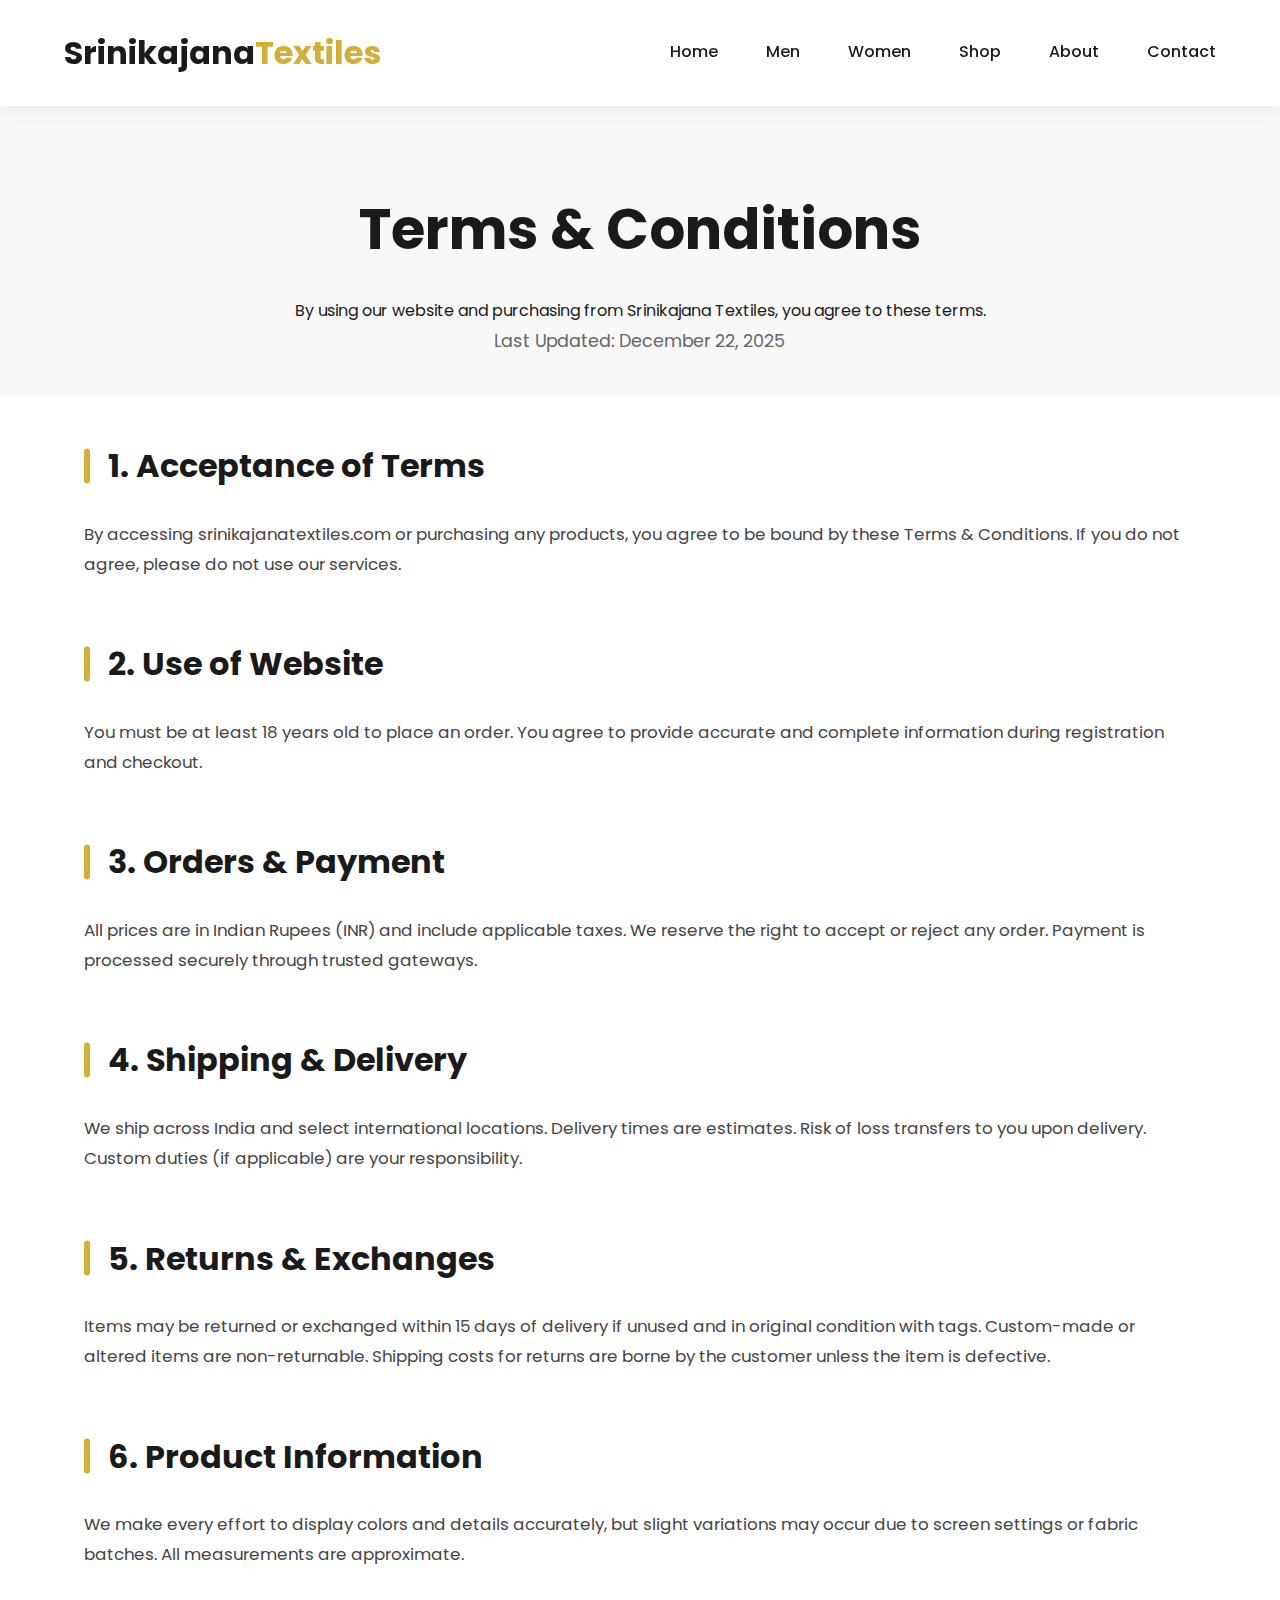
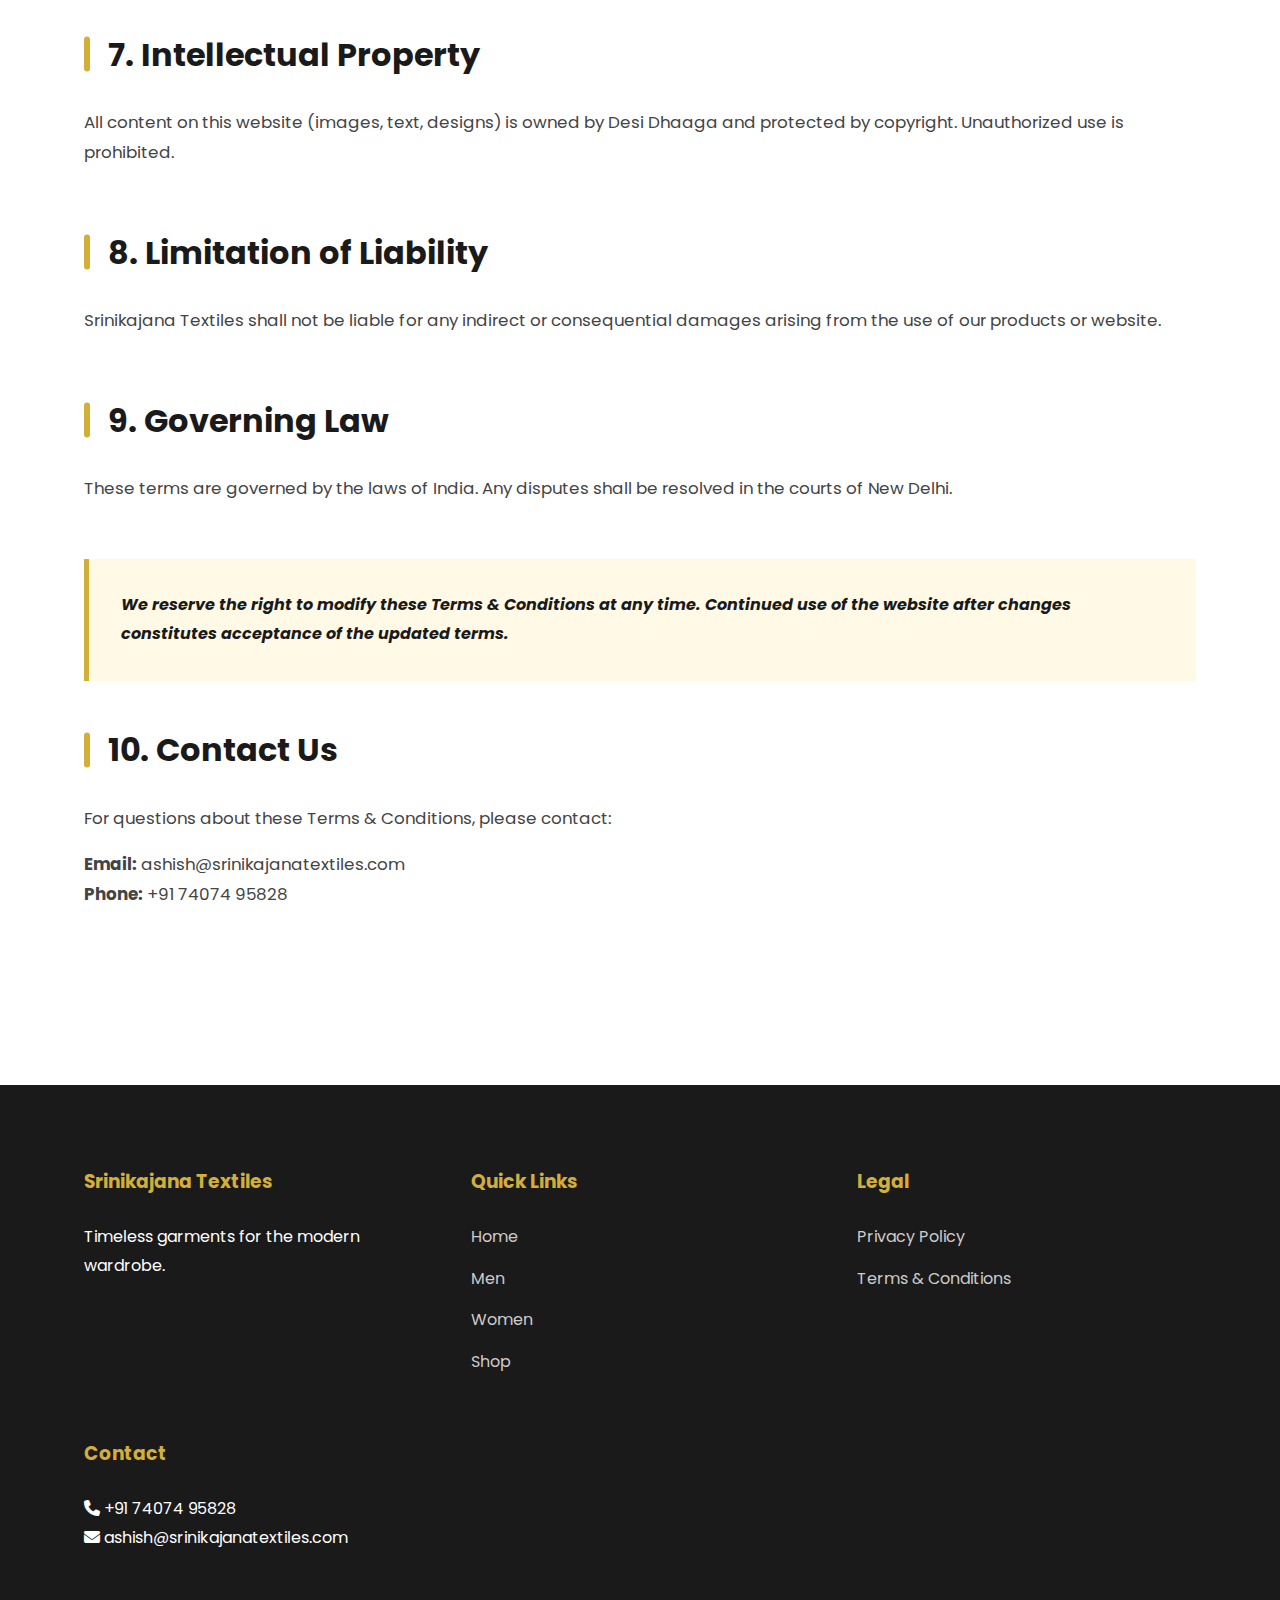
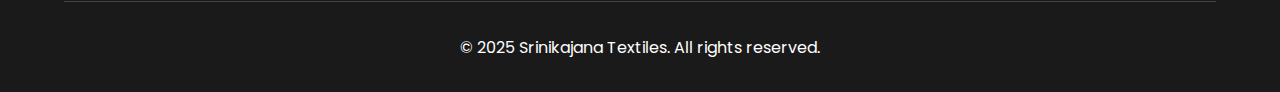
<file: terms/index.html>
<!DOCTYPE html>
<html lang="en">
<head>
  <meta charset="UTF-8" />
  <meta name="viewport" content="width=device-width, initial-scale=1.0"/>
  <title>Terms & Conditions - Srinikajana Textiles</title>

  <!-- Google Fonts -->
  <link href="https://fonts.googleapis.com/css2?family=Playfair+Display:wght@400;700&family=Poppins:wght@300;400;500;600&display=swap" rel="stylesheet">

  <!-- Font Awesome -->
  <link rel="stylesheet" href="https://cdnjs.cloudflare.com/ajax/libs/font-awesome/6.5.0/css/all.min.css"/>

  <!-- Favicon -->
  <link rel="icon" href="https://i.etsystatic.com/35399560/r/il/c099b2/4349387198/il_570xN.4349387198_k4mh.jpg">

  <style>
    :root {
      --primary: #1a1a1a;
      --accent: #d4af37;
      --light: #f8f8f8;
      --gray: #666;
    }

    * { margin: 0; padding: 0; box-sizing: border-box; }

    body {
      font-family: 'Poppins', sans-serif;
      color: var(--primary);
      background: white;
      line-height: 1.8;
    }

    .container {
      width: 90%;
      max-width: 1300px;
      margin: 0 auto;
      padding: 0 20px;
    }

    header {
      position: fixed;
      top: 0; width: 100%;
      background: white;
      z-index: 1000;
      box-shadow: 0 2px 20px rgba(0,0,0,0.05);
    }

    .navbar {
      display: flex;
      justify-content: space-between;
      align-items: center;
      padding: 1.5rem 0;
    }

    .logo {
      font-family: 'Poppins', serif;
      font-size: 2rem;
      font-weight: 700;
      color: var(--primary);
    }

    .logo span { color: var(--accent); }

    .nav-links {
      display: flex;
      gap: 3rem;
      list-style: none;
    }

    .nav-links a {
      text-decoration: none;
      color: var(--primary);
      font-weight: 500;
      transition: color 0.3s;
    }

    .nav-links a:hover,
    .nav-links a.active { color: var(--accent); }

    .hamburger { display: none; font-size: 1.8rem; cursor: pointer; }

    .terms-hero {
      margin-top: 100px; /* Increased to properly clear the fixed navbar */
      padding: 80px 0 40px; /* Reduced bottom padding to decrease space before content */
      background: var(--light);
      text-align: center;
    }

    .terms-hero h1 {
      font-family: 'poppins', serif;
      font-size: 3.5rem;
      margin-bottom: 1rem;
    }

    .last-updated {
      font-size: 1.1rem;
      color: var(--gray);
    }

    .terms-content {
      padding: 40px 0 120px; /* Reduced top padding to further reduce the gap */
    }

    .terms-section {
      margin-bottom: 3.5rem;
    }

    .terms-section h2 {
      font-family: 'Poppins', serif;
      font-size: 2rem;
      margin-bottom: 1.5rem;
      position: relative;
      padding-left: 1.5rem;
    }

    .terms-section h2::before {
      content: '';
      position: absolute;
      left: 0;
      top: 50%;
      transform: translateY(-50%);
      width: 6px;
      height: 35px;
      background: var(--accent);
      border-radius: 10px;
    }

    .terms-section p,
    .terms-section li {
      font-size: 1.05rem;
      color: #444;
      margin-bottom: 1rem;
    }

    .terms-section ul {
      padding-left: 2rem;
      margin-bottom: 1.5rem;
    }

    .terms-section ul li {
      margin-bottom: 0.8rem;
    }

    .terms-section ul li::marker {
      color: var(--accent);
    }

    .highlight {
      background: #fff9e6;
      padding: 2rem;
      border-left: 5px solid var(--accent);
      margin: 2.5rem 0;
      font-style: italic;
    }

    footer {
      background: var(--primary);
      color: white;
      padding: 80px 0 30px;
    }

    .footer-grid {
      display: grid;
      grid-template-columns: repeat(auto-fit, minmax(250px, 1fr));
      gap: 3rem;
      margin-bottom: 3rem;
    }

    .footer-col h3 { margin-bottom: 1.5rem; color: var(--accent); }

    .footer-col a { color: #ccc; text-decoration: none; display: block; margin-bottom: 0.8rem; }

    .footer-col a:hover { color: var(--accent); }

    @media (max-width: 768px) {
      .hamburger { display: block; }
      .nav-links { position: fixed; top: 80px; left: -100%; width: 100%; height: calc(100vh - 80px); background: white; flex-direction: column; align-items: center; padding-top: 3rem; transition: 0.4s; }
      .nav-links.active { left: 0; }
      .terms-hero h1 { font-size: 2.8rem; }
    }
  </style>
</head>
<body>

  <!-- Navbar -->
  <header>
    <div class="container navbar">
      <div class="logo">Srinikajana<span>Textiles</span></div>
      <ul class="nav-links" id="navLinks">
        <li><a href="/">Home</a></li>
        <li><a href="/#men">Men</a></li>
        <li><a href="/#women">Women</a></li>
        <li><a href="/#products">Shop</a></li>
        <li><a href="/about">About</a></li>
        <li><a href="/contact">Contact</a></li>
      </ul>
      <div class="hamburger" id="hamburger"><i class="fas fa-bars"></i></div>
    </div>
  </header>

  <!-- Hero -->
  <section class="terms-hero">
    <div class="container">
      <h1>Terms & Conditions</h1>
      <p>By using our website and purchasing from Srinikajana Textiles, you agree to these terms.</p>
      <div class="last-updated">Last Updated: December 22, 2025</div>
    </div>
  </section>

  <!-- Terms Content -->
  <section class="terms-content">
    <div class="container">
      <div class="terms-section">
        <h2>1. Acceptance of Terms</h2>
        <p>By accessing srinikajanatextiles.com or purchasing any products, you agree to be bound by these Terms & Conditions. If you do not agree, please do not use our services.</p>
      </div>

      <div class="terms-section">
        <h2>2. Use of Website</h2>
        <p>You must be at least 18 years old to place an order. You agree to provide accurate and complete information during registration and checkout.</p>
      </div>

      <div class="terms-section">
        <h2>3. Orders & Payment</h2>
        <p>All prices are in Indian Rupees (INR) and include applicable taxes. We reserve the right to accept or reject any order. Payment is processed securely through trusted gateways.</p>
      </div>

      <div class="terms-section">
        <h2>4. Shipping & Delivery</h2>
        <p>We ship across India and select international locations. Delivery times are estimates. Risk of loss transfers to you upon delivery. Custom duties (if applicable) are your responsibility.</p>
      </div>

      <div class="terms-section">
        <h2>5. Returns & Exchanges</h2>
        <p>Items may be returned or exchanged within 15 days of delivery if unused and in original condition with tags. Custom-made or altered items are non-returnable. Shipping costs for returns are borne by the customer unless the item is defective.</p>
      </div>

      <div class="terms-section">
        <h2>6. Product Information</h2>
        <p>We make every effort to display colors and details accurately, but slight variations may occur due to screen settings or fabric batches. All measurements are approximate.</p>
      </div>

      <div class="terms-section">
        <h2>7. Intellectual Property</h2>
        <p>All content on this website (images, text, designs) is owned by Desi Dhaaga and protected by copyright. Unauthorized use is prohibited.</p>
      </div>

      <div class="terms-section">
        <h2>8. Limitation of Liability</h2>
        <p>Srinikajana Textiles shall not be liable for any indirect or consequential damages arising from the use of our products or website.</p>
      </div>

      <div class="terms-section">
        <h2>9. Governing Law</h2>
        <p>These terms are governed by the laws of India. Any disputes shall be resolved in the courts of New Delhi.</p>
      </div>

      <div class="highlight">
        <strong>We reserve the right to modify these Terms & Conditions at any time. Continued use of the website after changes constitutes acceptance of the updated terms.</strong>
      </div>

      <div class="terms-section">
        <h2>10. Contact Us</h2>
        <p>For questions about these Terms & Conditions, please contact:</p>
        <p><strong>Email:</strong> ashish@srinikajanatextiles.com<br>
        <strong>Phone:</strong> +91 74074 95828<br>
        </p>
      </div>
    </div>
  </section>

  <!-- Footer -->
  <footer>
    <div class="container footer-grid">
      <div class="footer-col">
        <h3>Srinikajana Textiles</h3>
        <p>Timeless garments for the modern wardrobe.</p>
      </div>
      <div class="footer-col">
        <h3>Quick Links</h3>
        <a href="/">Home</a>
        <a href="/#men">Men</a>
        <a href="/#women">Women</a>
        <a href="/#products">Shop</a>
      </div>
      <div class="footer-col">
        <h3>Legal</h3>
        <a href="/privacy">Privacy Policy</a>
        <a href="/terms">Terms & Conditions</a>
      </div>
      <div class="footer-col">
        <h3>Contact</h3>
        <p><i class="fas fa-phone"></i> +91 74074 95828</p>
        <p><i class="fas fa-envelope"></i> ashish@srinikajanatextiles.com</p>
      </div>
    </div>
    <div class="container" style="text-align:center; padding-top:2rem; border-top:1px solid #444;">
      <p>© 2025 Srinikajana Textiles. All rights reserved.</p>
    </div>
  </footer>

  <script>
    const hamburger = document.getElementById('hamburger');
    const navLinks = document.getElementById('navLinks');
    hamburger.addEventListener('click', () => {
      navLinks.classList.toggle('active');
      hamburger.innerHTML = navLinks.classList.contains('active') ? '<i class="fas fa-times"></i>' : '<i class="fas fa-bars"></i>';
    });
  </script>
</body>
</html>
</file>
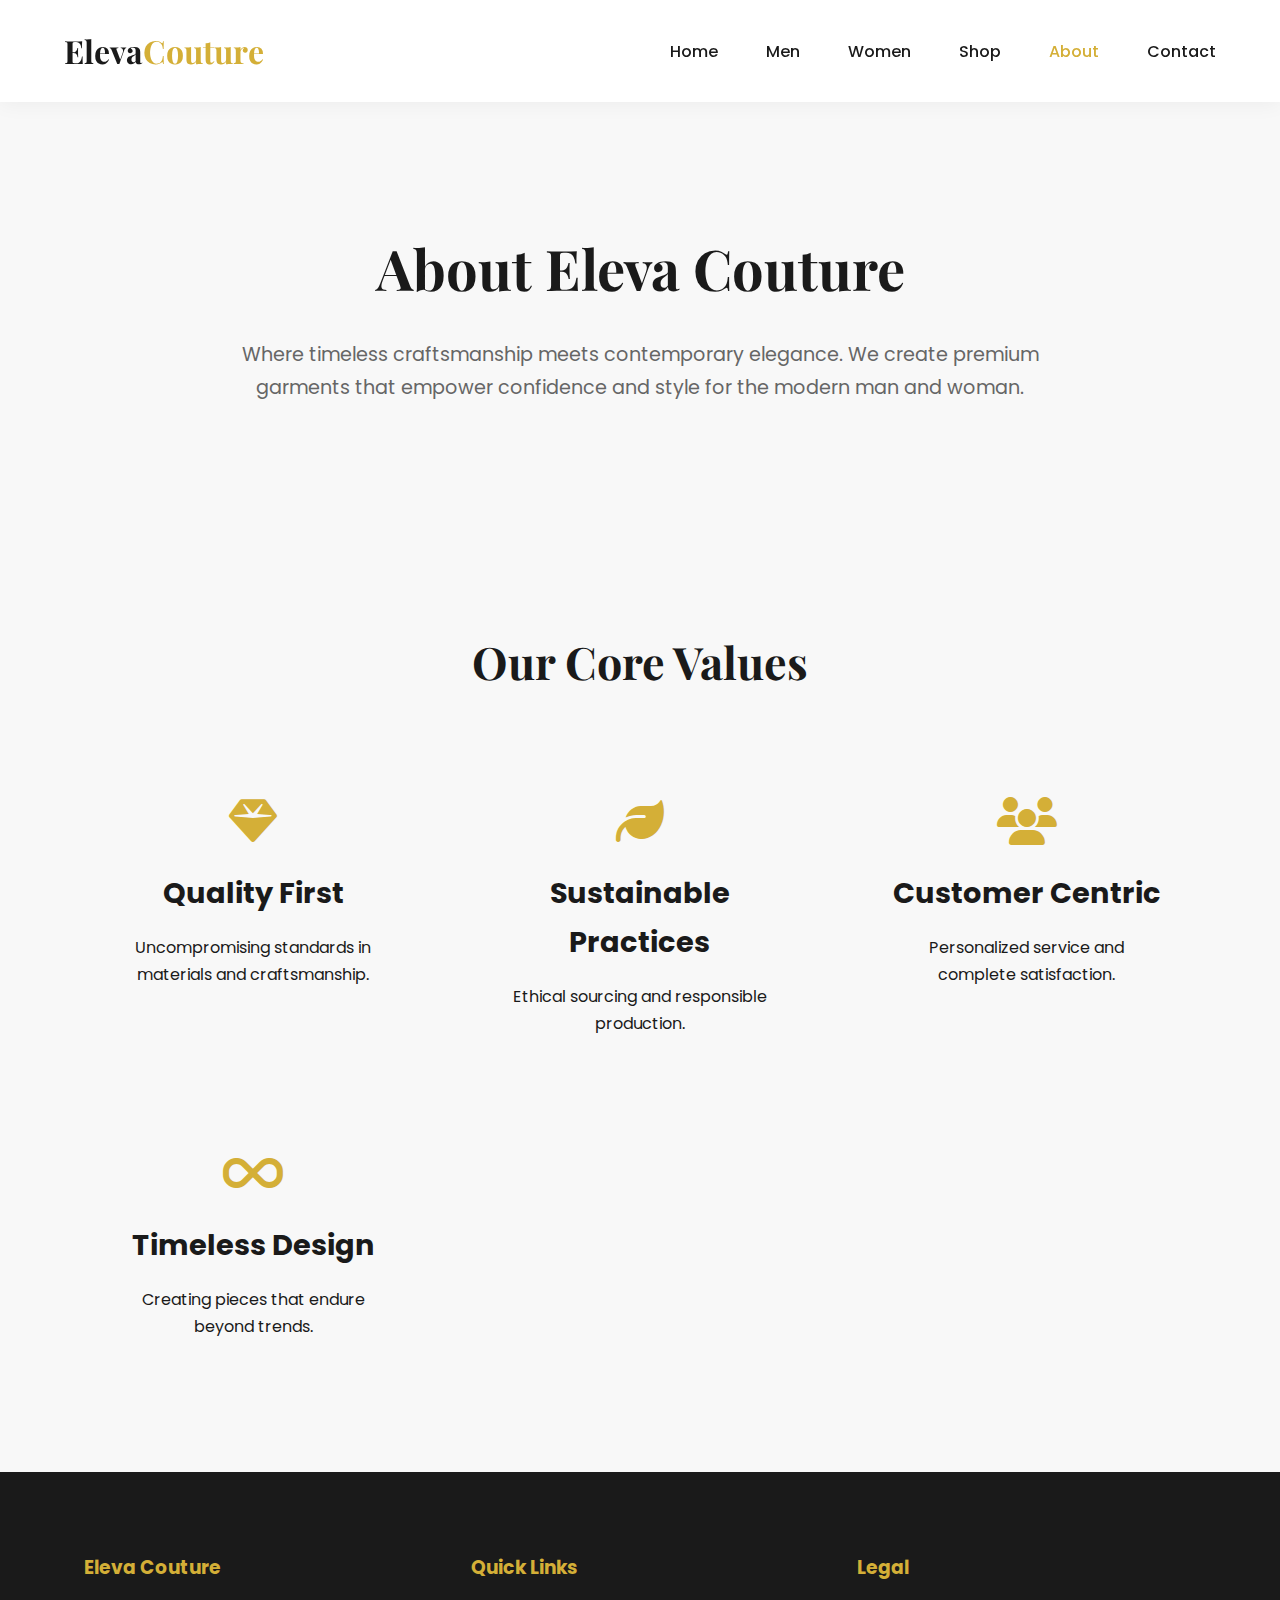
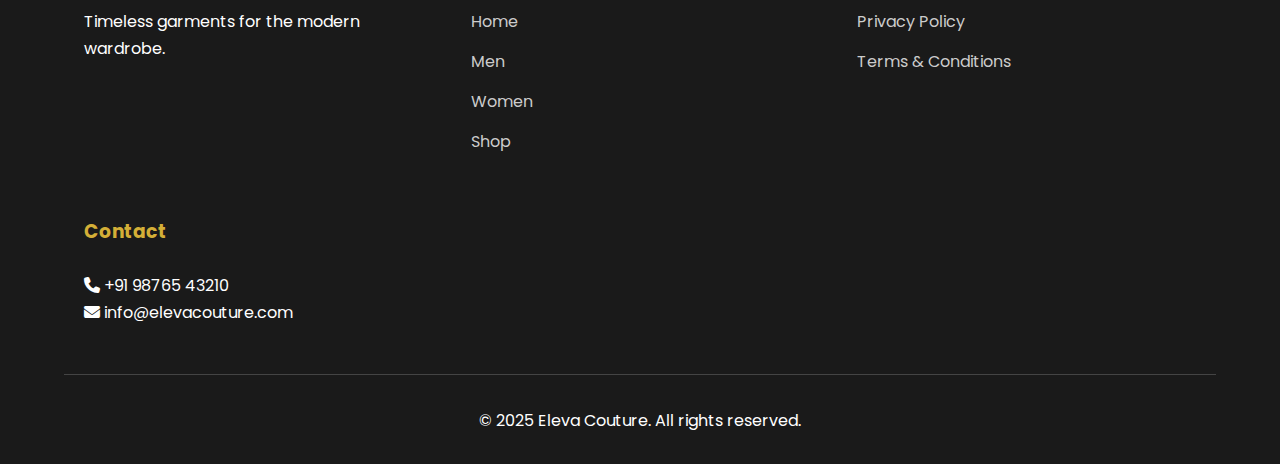
<file: about.html>
<!DOCTYPE html>
<html lang="en">
<head>
  <meta charset="UTF-8" />
  <meta name="viewport" content="width=device-width, initial-scale=1.0"/>
  <title>About Us - Eleva Couture</title>

  <!-- Google Fonts -->
  <link href="https://fonts.googleapis.com/css2?family=Playfair+Display:wght@400;700&family=Poppins:wght@300;400;500;600&display=swap" rel="stylesheet">

  <!-- Font Awesome -->
  <link rel="stylesheet" href="https://cdnjs.cloudflare.com/ajax/libs/font-awesome/6.5.0/css/all.min.css"/>

  <!-- Favicon -->
  <link rel="icon" href="https://i.etsystatic.com/35399560/r/il/c099b2/4349387198/il_570xN.4349387198_k4mh.jpg">

  <style>
    :root {
      --primary: #1a1a1a;
      --accent: #d4af37;
      --light: #f8f8f8;
      --gray: #666;
    }

    * { margin: 0; padding: 0; box-sizing: border-box; }

    body {
      font-family: 'Poppins', sans-serif;
      color: var(--primary);
      background: white;
      line-height: 1.7;
    }

    .container {
      width: 90%;
      max-width: 1300px;
      margin: 0 auto;
      padding: 0 20px;
    }

    header {
      position: fixed;
      top: 0; width: 100%;
      background: white;
      z-index: 1000;
      box-shadow: 0 2px 20px rgba(0,0,0,0.05);
    }

    .navbar {
      display: flex;
      justify-content: space-between;
      align-items: center;
      padding: 1.5rem 0;
    }

    .logo {
      font-family: 'Playfair Display', serif;
      font-size: 2rem;
      font-weight: 700;
      color: var(--primary);
    }

    .logo span { color: var(--accent); }

    .nav-links {
      display: flex;
      gap: 3rem;
      list-style: none;
    }

    .nav-links a {
      text-decoration: none;
      color: var(--primary);
      font-weight: 500;
      transition: color 0.3s;
    }

    .nav-links a:hover,
    .nav-links a.active { color: var(--accent); }

    .hamburger { display: none; font-size: 1.8rem; cursor: pointer; }

    .about-hero {
      margin-top: 100px;
      padding: 120px 0;
      background: var(--light);
      text-align: center;
    }

    .about-hero h1 {
      font-family: 'Playfair Display', serif;
      font-size: 3.5rem;
      margin-bottom: 1.5rem;
    }

    .about-hero p {
      font-size: 1.2rem;
      max-width: 800px;
      margin: 0 auto;
      color: var(--gray);
    }

    .story-section {
      padding: 100px 0;
    }

    .section-title {
      font-family: 'Playfair Display', serif;
      font-size: 2.8rem;
      text-align: center;
      margin-bottom: 4rem;
    }

    .story-grid {
      display: grid;
      grid-template-columns: 1fr 1fr;
      gap: 4rem;
      align-items: center;
      margin-bottom: 6rem;
    }

    .story-text h2 {
      font-size: 2.2rem;
      margin-bottom: 1.5rem;
    }

    .story-text p {
      color: var(--gray);
      margin-bottom: 1.5rem;
    }

    .story-img img {
      width: 100%;
      border-radius: 0;
      box-shadow: 0 10px 30px rgba(0,0,0,0.1);
    }

    .values-grid {
      display: grid;
      grid-template-columns: repeat(auto-fit, minmax(300px, 1fr));
      gap: 3rem;
    }

    .value-card {
      text-align: center;
      padding: 2rem;
    }

    .value-card i {
      font-size: 3rem;
      color: var(--accent);
      margin-bottom: 1.5rem;
    }

    .value-card h3 {
      font-size: 1.8rem;
      margin-bottom: 1rem;
    }

    footer {
      background: var(--primary);
      color: white;
      padding: 80px 0 30px;
    }

    .footer-grid {
      display: grid;
      grid-template-columns: repeat(auto-fit, minmax(250px, 1fr));
      gap: 3rem;
      margin-bottom: 3rem;
    }

    .footer-col h3 { margin-bottom: 1.5rem; color: var(--accent); }

    .footer-col a { color: #ccc; text-decoration: none; display: block; margin-bottom: 0.8rem; }

    .footer-col a:hover { color: var(--accent); }

    @media (max-width: 768px) {
      .hamburger { display: block; }
      .nav-links { position: fixed; top: 80px; left: -100%; width: 100%; height: calc(100vh - 80px); background: white; flex-direction: column; align-items: center; padding-top: 3rem; transition: 0.4s; }
      .nav-links.active { left: 0; }
      .story-grid { grid-template-columns: 1fr; text-align: center; }
      .about-hero h1 { font-size: 2.8rem; }
    }
  </style>
</head>
<body>

  <!-- Navbar -->
  <header>
    <div class="container navbar">
      <div class="logo">Eleva<span>Couture</span></div>
      <ul class="nav-links" id="navLinks">
        <li><a href="index.html">Home</a></li>
        <li><a href="index.html#men">Men</a></li>
        <li><a href="index.html#women">Women</a></li>
        <li><a href="index.html#products">Shop</a></li>
        <li><a href="about.html" class="active">About</a></li>
        <li><a href="contact.html">Contact</a></li>
      </ul>
      <div class="hamburger" id="hamburger"><i class="fas fa-bars"></i></div>
    </div>
  </header>

  <!-- About Hero -->
  <section class="about-hero">
    <div class="container">
      <h1>About Eleva Couture</h1>
      <p>Where timeless craftsmanship meets contemporary elegance. We create premium garments that empower confidence and style for the modern man and woman.</p>
    </div>
  </section>

  <!-- Our Story -->
  <!-- <section class="story-section">
    <div class="container">
      <h2 class="section-title">Our Journey</h2>
      <div class="story-grid">
        <div class="story-text">
          <h2>Crafted with Passion Since 2018</h2>
          <p>Eleva Couture was founded with a vision to redefine luxury fashion in India. Starting as a small atelier in Delhi, we combined traditional tailoring techniques with modern design sensibilities.</p>
          <p>Today, we proudly serve discerning clients across the country, offering bespoke and ready-to-wear collections that stand the test of time.</p>
          <p>Every piece is meticulously crafted using the finest fabrics sourced globally, ensuring unparalleled quality and comfort.</p>
        </div>
        <div class="story-img">

<grok-card data-id="f21c82" data-type="image_card"></grok-card>



<grok-card data-id="b4e832" data-type="image_card"></grok-card>

        </div>
      </div>

      <div class="story-grid" style="flex-direction: row-reverse;">
        <div class="story-text">
          <h2>The Art of Design</h2>
          <p>Our design process begins with inspiration from global trends, refined through countless sketches and prototypes. Each collection tells a story of sophistication and innovation.</p>
          <p>We believe in slow fashion – creating pieces that transcend seasons and become wardrobe staples.</p>
        </div>
        <div class="story-img">

<grok-card data-id="f3a980" data-type="image_card"></grok-card>

        </div>
      </div>

      <div class="story-grid">
        <div class="story-text">
          <h2>Master Craftsmanship</h2>
          <p>Behind every Eleva garment are skilled artisans who bring designs to life with precision and care. From pattern making to final stitching, excellence is our standard.</p>
        </div>
        <div class="story-img">

<grok-card data-id="110620" data-type="image_card"></grok-card>

        </div>
      </div>

      <div class="story-grid" style="flex-direction: row-reverse;">
        <div class="story-text">
          <h2>Our Showroom Experience</h2>
          <p>Visit our flagship store for a personalized shopping experience where style meets exceptional service.</p>
        </div>
        <div class="story-img">

<grok-card data-id="dfb3a4" data-type="image_card"></grok-card>



<grok-card data-id="0c112b" data-type="image_card"></grok-card>

        </div>
      </div>
    </div>
  </section> -->

  <!-- Values -->
  <section class="story-section" style="background: var(--light);">
    <div class="container">
      <h2 class="section-title">Our Core Values</h2>
      <div class="values-grid">
        <div class="value-card">
          <i class="fas fa-gem"></i>
          <h3>Quality First</h3>
          <p>Uncompromising standards in materials and craftsmanship.</p>
        </div>
        <div class="value-card">
          <i class="fas fa-leaf"></i>
          <h3>Sustainable Practices</h3>
          <p>Ethical sourcing and responsible production.</p>
        </div>
        <div class="value-card">
          <i class="fas fa-users"></i>
          <h3>Customer Centric</h3>
          <p>Personalized service and complete satisfaction.</p>
        </div>
        <div class="value-card">
          <i class="fas fa-infinity"></i>
          <h3>Timeless Design</h3>
          <p>Creating pieces that endure beyond trends.</p>
        </div>
      </div>
    </div>
  </section>

  <!-- Footer -->
  <footer>
    <div class="container footer-grid">
      <div class="footer-col">
        <h3>Eleva Couture</h3>
        <p>Timeless garments for the modern wardrobe.</p>
      </div>
      <div class="footer-col">
        <h3>Quick Links</h3>
        <a href="index.html">Home</a>
        <a href="index.html#men">Men</a>
        <a href="index.html#women">Women</a>
        <a href="index.html#products">Shop</a>
      </div>
      <div class="footer-col">
        <h3>Legal</h3>
        <a href="privacy-policy.html">Privacy Policy</a>
        <a href="terms-conditions.html">Terms & Conditions</a>
      </div>
      <div class="footer-col">
        <h3>Contact</h3>
        <p><i class="fas fa-phone"></i> +91 98765 43210</p>
        <p><i class="fas fa-envelope"></i> info@elevacouture.com</p>
      </div>
    </div>
    <div class="container" style="text-align:center; padding-top:2rem; border-top:1px solid #444;">
      <p>© 2025 Eleva Couture. All rights reserved.</p>
    </div>
  </footer>

  <script>
    const hamburger = document.getElementById('hamburger');
    const navLinks = document.getElementById('navLinks');
    hamburger.addEventListener('click', () => {
      navLinks.classList.toggle('active');
      hamburger.innerHTML = navLinks.classList.contains('active') ? '<i class="fas fa-times"></i>' : '<i class="fas fa-bars"></i>';
    });
  </script>
</body>
</html>
</file>
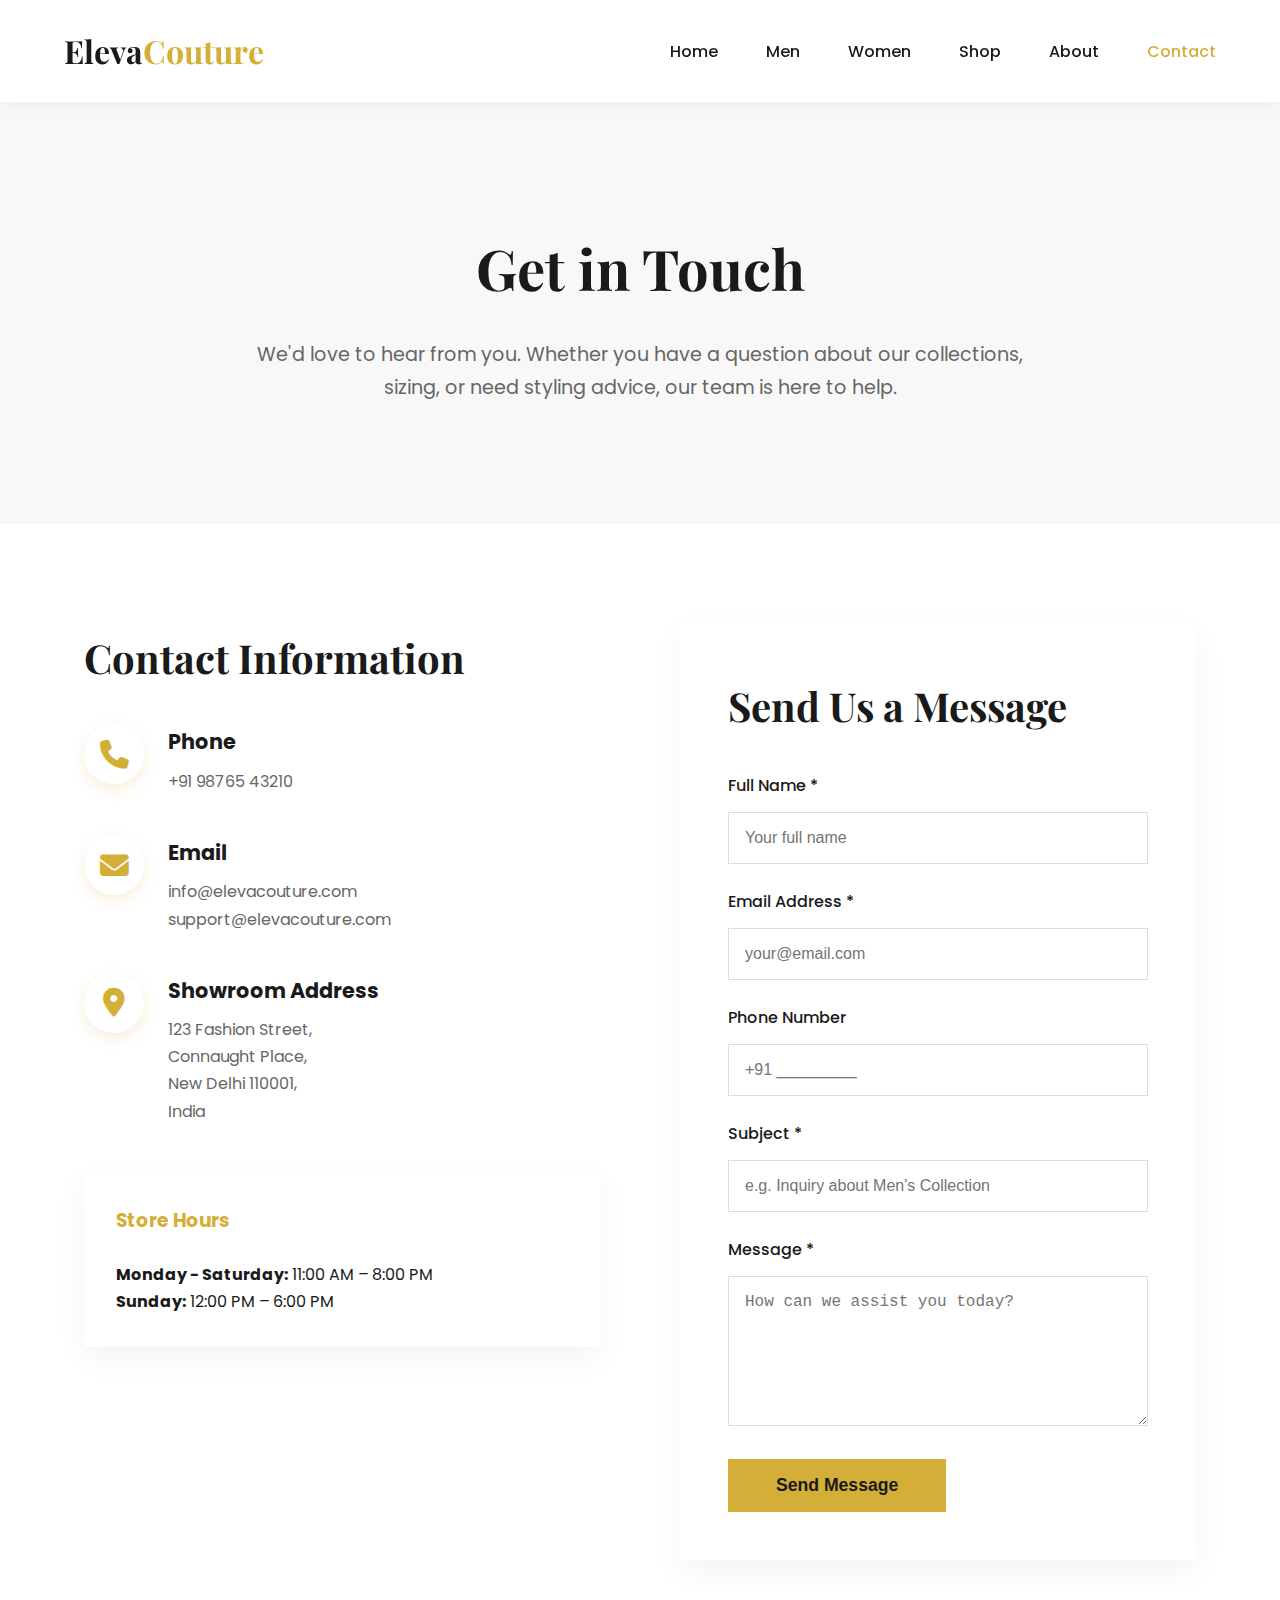
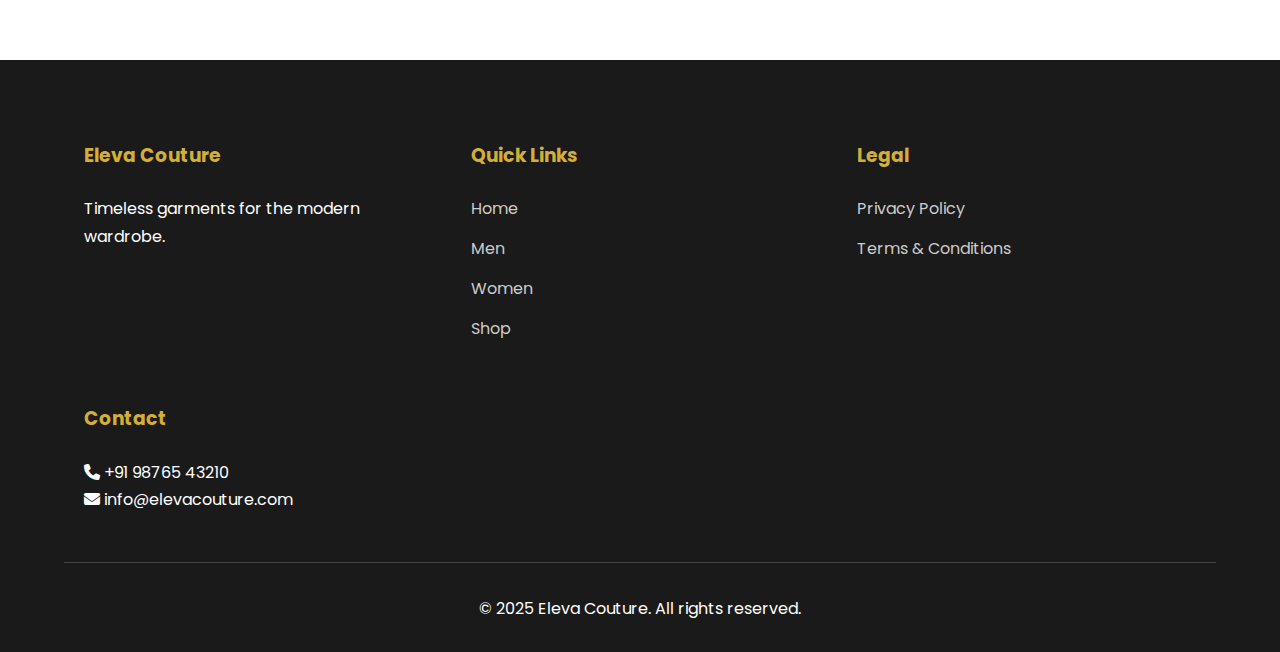
<file: contact.html>
<!DOCTYPE html>
<html lang="en">
<head>
  <meta charset="UTF-8" />
  <meta name="viewport" content="width=device-width, initial-scale=1.0"/>
  <title>Contact Us - Eleva Couture</title>

  <!-- Google Fonts -->
  <link href="https://fonts.googleapis.com/css2?family=Playfair+Display:wght@400;700&family=Poppins:wght@300;400;500;600&display=swap" rel="stylesheet">

  <!-- Font Awesome -->
  <link rel="stylesheet" href="https://cdnjs.cloudflare.com/ajax/libs/font-awesome/6.5.0/css/all.min.css"/>

  <!-- Favicon -->
  <link rel="icon" href="https://i.etsystatic.com/35399560/r/il/c099b2/4349387198/il_570xN.4349387198_k4mh.jpg">

  <style>
    :root {
      --primary: #1a1a1a;
      --accent: #d4af37;
      --light: #f8f8f8;
      --gray: #666;
    }

    * { margin: 0; padding: 0; box-sizing: border-box; }

    body {
      font-family: 'Poppins', sans-serif;
      color: var(--primary);
      background: white;
      line-height: 1.7;
    }

    .container {
      width: 90%;
      max-width: 1300px;
      margin: 0 auto;
      padding: 0 20px;
    }

    header {
      position: fixed;
      top: 0; width: 100%;
      background: white;
      z-index: 1000;
      box-shadow: 0 2px 20px rgba(0,0,0,0.05);
    }

    .navbar {
      display: flex;
      justify-content: space-between;
      align-items: center;
      padding: 1.5rem 0;
    }

    .logo {
      font-family: 'Playfair Display', serif;
      font-size: 2rem;
      font-weight: 700;
      color: var(--primary);
    }

    .logo span { color: var(--accent); }

    .nav-links {
      display: flex;
      gap: 3rem;
      list-style: none;
    }

    .nav-links a {
      text-decoration: none;
      color: var(--primary);
      font-weight: 500;
      transition: color 0.3s;
    }

    .nav-links a:hover,
    .nav-links a.active { color: var(--accent); }

    .hamburger { display: none; font-size: 1.8rem; cursor: pointer; }

    .contact-hero {
      margin-top: 100px;
      padding: 120px 0;
      background: var(--light);
      text-align: center;
    }

    .contact-hero h1 {
      font-family: 'Playfair Display', serif;
      font-size: 3.5rem;
      margin-bottom: 1.5rem;
    }

    .contact-hero p {
      font-size: 1.2rem;
      max-width: 800px;
      margin: 0 auto;
      color: var(--gray);
    }

    .contact-section {
      padding: 100px 0;
    }

    .contact-wrapper {
      display: grid;
      grid-template-columns: 1fr 1fr;
      gap: 5rem;
    }

    .contact-info h2 {
      font-family: 'Playfair Display', serif;
      font-size: 2.5rem;
      margin-bottom: 2rem;
    }

    .info-item {
      display: flex;
      align-items: flex-start;
      gap: 1.5rem;
      margin-bottom: 2.5rem;
    }

    .info-icon {
      font-size: 1.8rem;
      color: var(--accent);
      width: 60px;
      height: 60px;
      background: white;
      display: flex;
      align-items: center;
      justify-content: center;
      border-radius: 50%;
      box-shadow: 0 5px 15px rgba(212,175,55,0.2);
    }

    .info-details h4 {
      font-size: 1.3rem;
      margin-bottom: 0.5rem;
    }

    .info-details p {
      color: var(--gray);
    }

    .store-hours {
      background: white;
      padding: 2rem;
      border-radius: 0;
      box-shadow: 0 10px 30px rgba(0,0,0,0.05);
      margin-top: 3rem;
    }

    .store-hours h3 {
      margin-bottom: 1.5rem;
      color: var(--accent);
    }

    .contact-form {
      background: white;
      padding: 3rem;
      box-shadow: 0 10px 30px rgba(0,0,0,0.05);
    }

    .contact-form h2 {
      font-family: 'Playfair Display', serif;
      font-size: 2.5rem;
      margin-bottom: 2rem;
    }

    .form-group {
      margin-bottom: 1.5rem;
    }

    .form-group label {
      display: block;
      margin-bottom: 0.8rem;
      font-weight: 500;
    }

    .form-group input,
    .form-group textarea {
      width: 100%;
      padding: 1rem;
      border: 1px solid #ddd;
      font-size: 1rem;
      transition: border 0.3s;
    }

    .form-group input:focus,
    .form-group textarea:focus {
      outline: none;
      border-color: var(--accent);
    }

    textarea { height: 150px; resize: vertical; }

    .btn-submit {
      background: var(--accent);
      color: var(--primary);
      padding: 1rem 3rem;
      border: none;
      font-size: 1.1rem;
      font-weight: 600;
      cursor: pointer;
      transition: 0.3s;
    }

    .btn-submit:hover {
      background: #b8972b;
    }

    footer {
      background: var(--primary);
      color: white;
      padding: 80px 0 30px;
    }

    .footer-grid {
      display: grid;
      grid-template-columns: repeat(auto-fit, minmax(250px, 1fr));
      gap: 3rem;
      margin-bottom: 3rem;
    }

    .footer-col h3 { margin-bottom: 1.5rem; color: var(--accent); }

    .footer-col a { color: #ccc; text-decoration: none; display: block; margin-bottom: 0.8rem; }

    .footer-col a:hover { color: var(--accent); }

    @media (max-width: 768px) {
      .hamburger { display: block; }
      .nav-links { position: fixed; top: 80px; left: -100%; width: 100%; height: calc(100vh - 80px); background: white; flex-direction: column; align-items: center; padding-top: 3rem; transition: 0.4s; }
      .nav-links.active { left: 0; }
      .contact-wrapper { grid-template-columns: 1fr; }
      .contact-hero h1 { font-size: 2.8rem; }
    }
  </style>
</head>
<body>

  <!-- Navbar -->
  <header>
    <div class="container navbar">
      <div class="logo">Eleva<span>Couture</span></div>
      <ul class="nav-links" id="navLinks">
        <li><a href="index.html">Home</a></li>
        <li><a href="index.html#men">Men</a></li>
        <li><a href="index.html#women">Women</a></li>
        <li><a href="index.html#products">Shop</a></li>
        <li><a href="about.html">About</a></li>
        <li><a href="contact.html" class="active">Contact</a></li>
      </ul>
      <div class="hamburger" id="hamburger"><i class="fas fa-bars"></i></div>
    </div>
  </header>

  <!-- Contact Hero -->
  <section class="contact-hero">
    <div class="container">
      <h1>Get in Touch</h1>
      <p>We'd love to hear from you. Whether you have a question about our collections, sizing, or need styling advice, our team is here to help.</p>
    </div>
  </section>

  <!-- Contact Section -->
  <section class="contact-section">
    <div class="container">
      <div class="contact-wrapper">
        <!-- Left: Contact Info -->
        <div class="contact-info">
          <h2>Contact Information</h2>

          <div class="info-item">
            <div class="info-icon"><i class="fas fa-phone"></i></div>
            <div class="info-details">
              <h4>Phone</h4>
              <p>+91 98765 43210</p>
            </div>
          </div>

          <div class="info-item">
            <div class="info-icon"><i class="fas fa-envelope"></i></div>
            <div class="info-details">
              <h4>Email</h4>
              <p>info@elevacouture.com</p>
              <p>support@elevacouture.com</p>
            </div>
          </div>

          <div class="info-item">
            <div class="info-icon"><i class="fas fa-location-dot"></i></div>
            <div class="info-details">
              <h4>Showroom Address</h4>
              <p>123 Fashion Street,<br>
                 Connaught Place,<br>
                 New Delhi 110001,<br>
                 India</p>
            </div>
          </div>

          <div class="store-hours">
            <h3>Store Hours</h3>
            <p><strong>Monday - Saturday:</strong> 11:00 AM – 8:00 PM</p>
            <p><strong>Sunday:</strong> 12:00 PM – 6:00 PM</p>
          </div>
        </div>

        <!-- Right: Contact Form -->
        <div class="contact-form">
          <h2>Send Us a Message</h2>
          <form action="#" method="POST">
            <div class="form-group">
              <label>Full Name *</label>
              <input type="text" name="name" required placeholder="Your full name">
            </div>

            <div class="form-group">
              <label>Email Address *</label>
              <input type="email" name="email" required placeholder="your@email.com">
            </div>

            <div class="form-group">
              <label>Phone Number</label>
              <input type="tel" name="phone" placeholder="+91 _________">
            </div>

            <div class="form-group">
              <label>Subject *</label>
              <input type="text" name="subject" required placeholder="e.g. Inquiry about Men's Collection">
            </div>

            <div class="form-group">
              <label>Message *</label>
              <textarea name="message" required placeholder="How can we assist you today?"></textarea>
            </div>

            <button type="submit" class="btn-submit">Send Message</button>
          </form>
        </div>
      </div>
    </div>
  </section>

  <!-- Footer -->
  <footer>
    <div class="container footer-grid">
      <div class="footer-col">
        <h3>Eleva Couture</h3>
        <p>Timeless garments for the modern wardrobe.</p>
      </div>
      <div class="footer-col">
        <h3>Quick Links</h3>
        <a href="index.html">Home</a>
        <a href="index.html#men">Men</a>
        <a href="index.html#women">Women</a>
        <a href="index.html#products">Shop</a>
      </div>
      <div class="footer-col">
        <h3>Legal</h3>
        <a href="privacy-policy.html">Privacy Policy</a>
        <a href="terms-conditions.html">Terms & Conditions</a>
      </div>
      <div class="footer-col">
        <h3>Contact</h3>
        <p><i class="fas fa-phone"></i> +91 98765 43210</p>
        <p><i class="fas fa-envelope"></i> info@elevacouture.com</p>
      </div>
    </div>
    <div class="container" style="text-align:center; padding-top:2rem; border-top:1px solid #444;">
      <p>© 2025 Eleva Couture. All rights reserved.</p>
    </div>
  </footer>

  <script>
    const hamburger = document.getElementById('hamburger');
    const navLinks = document.getElementById('navLinks');
    hamburger.addEventListener('click', () => {
      navLinks.classList.toggle('active');
      hamburger.innerHTML = navLinks.classList.contains('active') ? '<i class="fas fa-times"></i>' : '<i class="fas fa-bars"></i>';
    });
  </script>
</body>
</html>
</file>
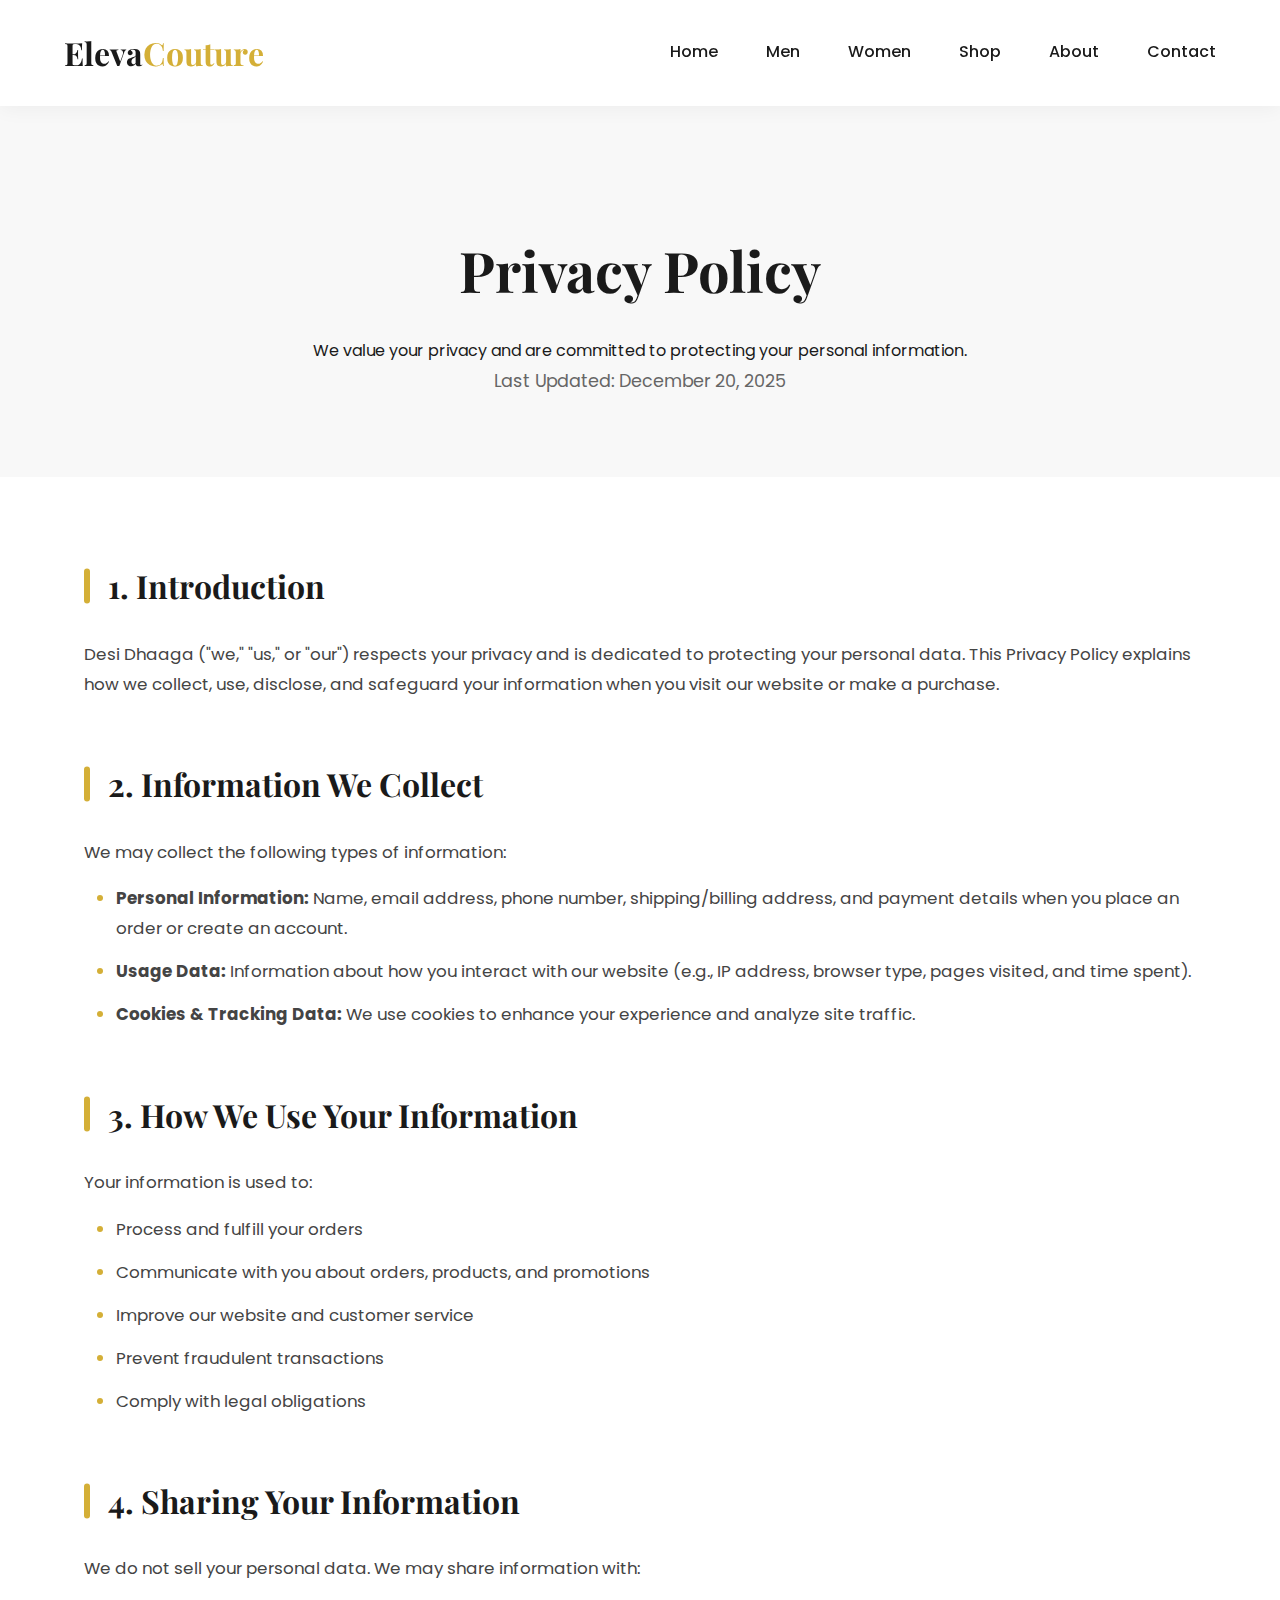
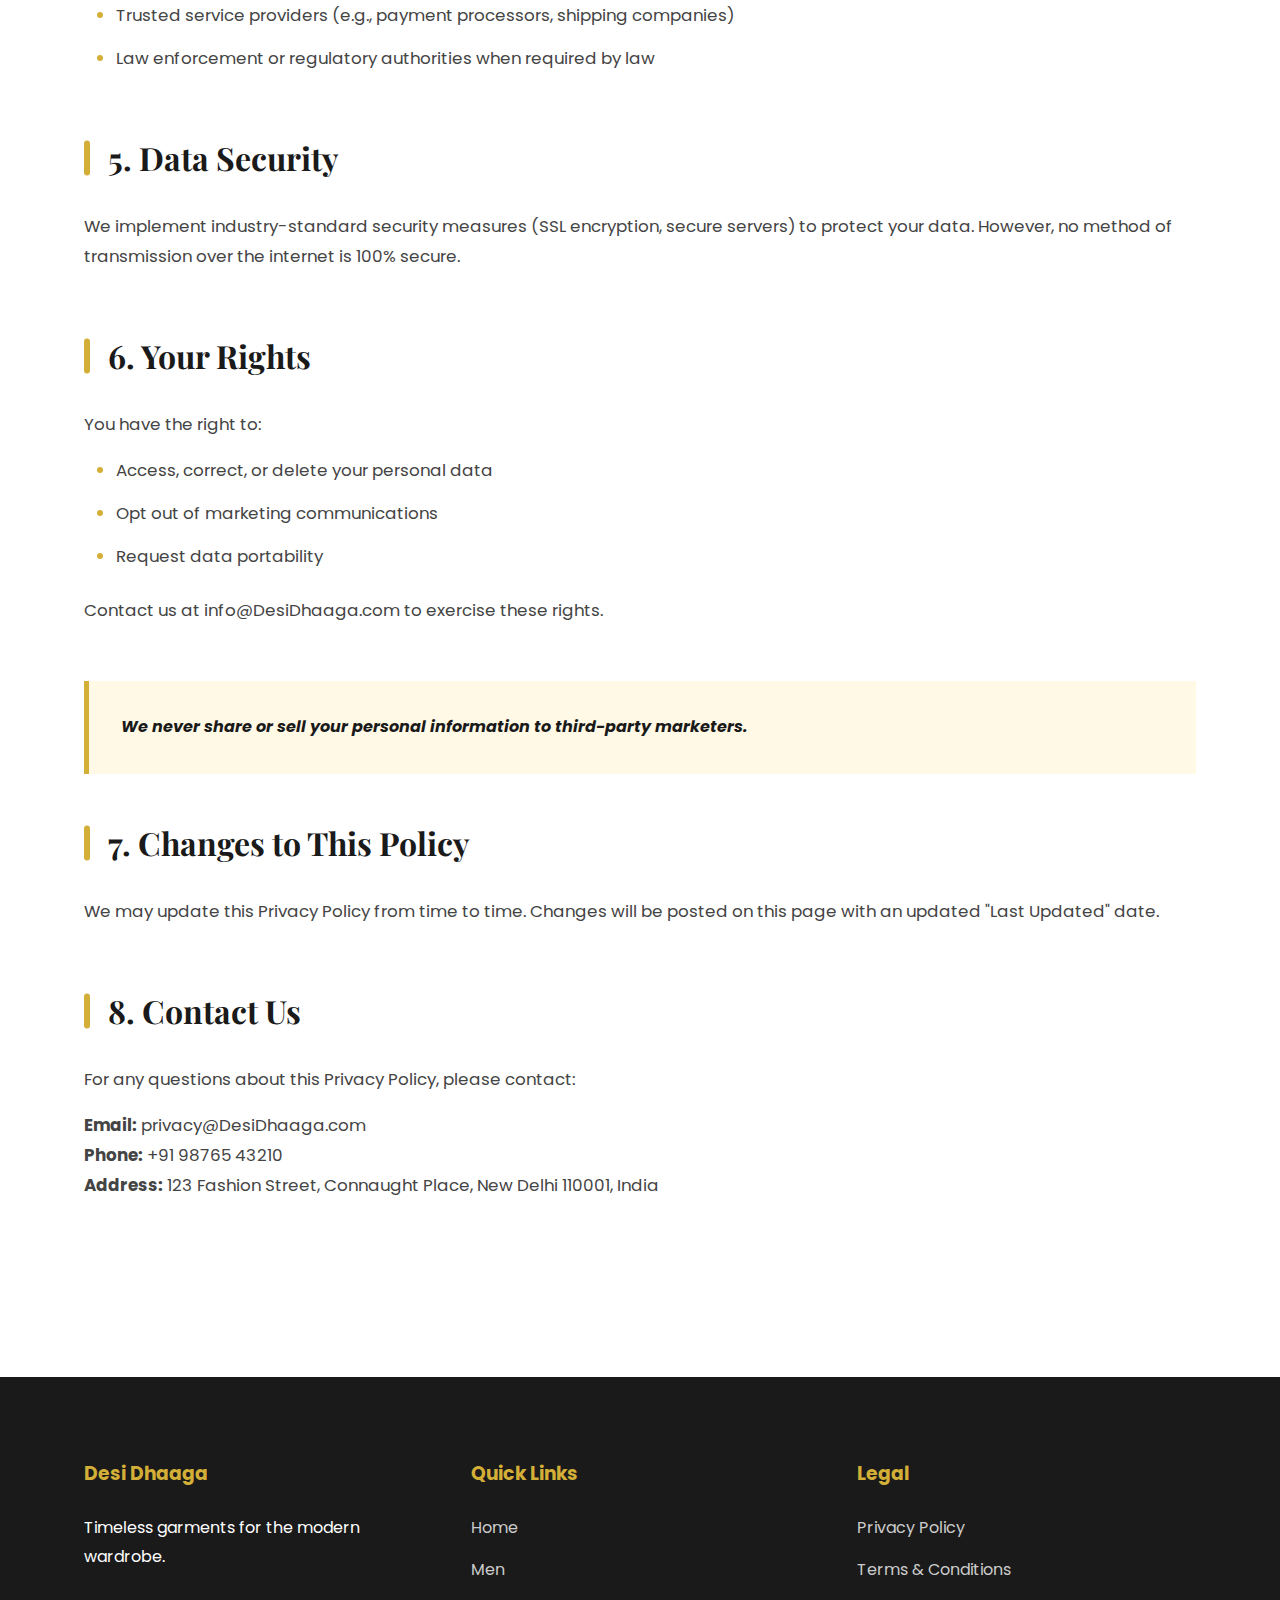
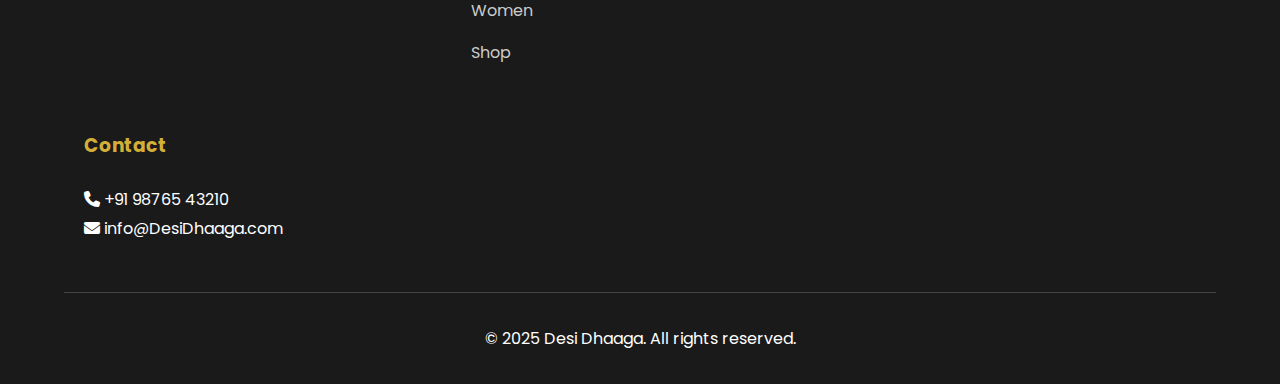
<file: privacy_policy.html>
<!DOCTYPE html>
<html lang="en">
<head>
  <meta charset="UTF-8" />
  <meta name="viewport" content="width=device-width, initial-scale=1.0"/>
  <title>Privacy Policy - Desi Dhaaga</title>

  <!-- Google Fonts -->
  <link href="https://fonts.googleapis.com/css2?family=Playfair+Display:wght@400;700&family=Poppins:wght@300;400;500;600&display=swap" rel="stylesheet">

  <!-- Font Awesome -->
  <link rel="stylesheet" href="https://cdnjs.cloudflare.com/ajax/libs/font-awesome/6.5.0/css/all.min.css"/>

  <!-- Favicon -->
  <link rel="icon" href="https://i.etsystatic.com/35399560/r/il/c099b2/4349387198/il_570xN.4349387198_k4mh.jpg">

  <style>
    :root {
      --primary: #1a1a1a;
      --accent: #d4af37;
      --light: #f8f8f8;
      --gray: #666;
    }

    * { margin: 0; padding: 0; box-sizing: border-box; }

    body {
      font-family: 'Poppins', sans-serif;
      color: var(--primary);
      background: white;
      line-height: 1.8;
    }

    .container {
      width: 90%;
      max-width: 1300px;
      margin: 0 auto;
      padding: 0 20px;
    }

    header {
      position: fixed;
      top: 0; width: 100%;
      background: white;
      z-index: 1000;
      box-shadow: 0 2px 20px rgba(0,0,0,0.05);
    }

    .navbar {
      display: flex;
      justify-content: space-between;
      align-items: center;
      padding: 1.5rem 0;
    }

    .logo {
      font-family: 'Playfair Display', serif;
      font-size: 2rem;
      font-weight: 700;
      color: var(--primary);
    }

    .logo span { color: var(--accent); }

    .nav-links {
      display: flex;
      gap: 3rem;
      list-style: none;
    }

    .nav-links a {
      text-decoration: none;
      color: var(--primary);
      font-weight: 500;
      transition: color 0.3s;
    }

    .nav-links a:hover,
    .nav-links a.active { color: var(--accent); }

    .hamburger { display: none; font-size: 1.8rem; cursor: pointer; }

    .privacy-hero {
      margin-top: 100px;
      padding: 120px 0 80px;
      background: var(--light);
      text-align: center;
    }

    .privacy-hero h1 {
      font-family: 'Playfair Display', serif;
      font-size: 3.5rem;
      margin-bottom: 1rem;
    }

    .last-updated {
      font-size: 1.1rem;
      color: var(--gray);
    }

    .privacy-content {
      padding: 80px 0 120px;
    }

    .privacy-section {
      margin-bottom: 3.5rem;
    }

    .privacy-section h2 {
      font-family: 'Playfair Display', serif;
      font-size: 2rem;
      margin-bottom: 1.5rem;
      position: relative;
      padding-left: 1.5rem;
    }

    .privacy-section h2::before {
      content: '';
      position: absolute;
      left: 0;
      top: 50%;
      transform: translateY(-50%);
      width: 6px;
      height: 35px;
      background: var(--accent);
      border-radius: 10px;
    }

    .privacy-section p,
    .privacy-section li {
      font-size: 1.05rem;
      color: #444;
      margin-bottom: 1rem;
    }

    .privacy-section ul {
      padding-left: 2rem;
      margin-bottom: 1.5rem;
    }

    .privacy-section ul li {
      margin-bottom: 0.8rem;
    }

    .privacy-section ul li::marker {
      color: var(--accent);
    }

    .highlight {
      background: #fff9e6;
      padding: 2rem;
      border-left: 5px solid var(--accent);
      margin: 2.5rem 0;
      font-style: italic;
    }

    footer {
      background: var(--primary);
      color: white;
      padding: 80px 0 30px;
    }

    .footer-grid {
      display: grid;
      grid-template-columns: repeat(auto-fit, minmax(250px, 1fr));
      gap: 3rem;
      margin-bottom: 3rem;
    }

    .footer-col h3 { margin-bottom: 1.5rem; color: var(--accent); }

    .footer-col a { color: #ccc; text-decoration: none; display: block; margin-bottom: 0.8rem; }

    .footer-col a:hover { color: var(--accent); }

    @media (max-width: 768px) {
      .hamburger { display: block; }
      .nav-links { position: fixed; top: 80px; left: -100%; width: 100%; height: calc(100vh - 80px); background: white; flex-direction: column; align-items: center; padding-top: 3rem; transition: 0.4s; }
      .nav-links.active { left: 0; }
      .privacy-hero h1 { font-size: 2.8rem; }
    }
  </style>
</head>
<body>

  <!-- Navbar -->
  <header>
    <div class="container navbar">
      <div class="logo">Eleva<span>Couture</span></div>
      <ul class="nav-links" id="navLinks">
        <li><a href="index.html">Home</a></li>
        <li><a href="index.html#men">Men</a></li>
        <li><a href="index.html#women">Women</a></li>
        <li><a href="index.html#products">Shop</a></li>
        <li><a href="about.html">About</a></li>
        <li><a href="contact.html">Contact</a></li>
      </ul>
      <div class="hamburger" id="hamburger"><i class="fas fa-bars"></i></div>
    </div>
  </header>

  <!-- Hero -->
  <section class="privacy-hero">
    <div class="container">
      <h1>Privacy Policy</h1>
      <p>We value your privacy and are committed to protecting your personal information.</p>
      <div class="last-updated">Last Updated: December 20, 2025</div>
    </div>
  </section>

  <!-- Privacy Content -->
  <section class="privacy-content">
    <div class="container">
      <div class="privacy-section">
        <h2>1. Introduction</h2>
        <p>Desi Dhaaga ("we," "us," or "our") respects your privacy and is dedicated to protecting your personal data. This Privacy Policy explains how we collect, use, disclose, and safeguard your information when you visit our website or make a purchase.</p>
      </div>

      <div class="privacy-section">
        <h2>2. Information We Collect</h2>
        <p>We may collect the following types of information:</p>
        <ul>
          <li><strong>Personal Information:</strong> Name, email address, phone number, shipping/billing address, and payment details when you place an order or create an account.</li>
          <li><strong>Usage Data:</strong> Information about how you interact with our website (e.g., IP address, browser type, pages visited, and time spent).</li>
          <li><strong>Cookies & Tracking Data:</strong> We use cookies to enhance your experience and analyze site traffic.</li>
        </ul>
      </div>

      <div class="privacy-section">
        <h2>3. How We Use Your Information</h2>
        <p>Your information is used to:</p>
        <ul>
          <li>Process and fulfill your orders</li>
          <li>Communicate with you about orders, products, and promotions</li>
          <li>Improve our website and customer service</li>
          <li>Prevent fraudulent transactions</li>
          <li>Comply with legal obligations</li>
        </ul>
      </div>

      <div class="privacy-section">
        <h2>4. Sharing Your Information</h2>
        <p>We do not sell your personal data. We may share information with:</p>
        <ul>
          <li>Trusted service providers (e.g., payment processors, shipping companies)</li>
          <li>Law enforcement or regulatory authorities when required by law</li>
        </ul>
      </div>

      <div class="privacy-section">
        <h2>5. Data Security</h2>
        <p>We implement industry-standard security measures (SSL encryption, secure servers) to protect your data. However, no method of transmission over the internet is 100% secure.</p>
      </div>

      <div class="privacy-section">
        <h2>6. Your Rights</h2>
        <p>You have the right to:</p>
        <ul>
          <li>Access, correct, or delete your personal data</li>
          <li>Opt out of marketing communications</li>
          <li>Request data portability</li>
        </ul>
        <p>Contact us at info@DesiDhaaga.com to exercise these rights.</p>
      </div>

      <div class="highlight">
        <strong>We never share or sell your personal information to third-party marketers.</strong>
      </div>

      <div class="privacy-section">
        <h2>7. Changes to This Policy</h2>
        <p>We may update this Privacy Policy from time to time. Changes will be posted on this page with an updated "Last Updated" date.</p>
      </div>

      <div class="privacy-section">
        <h2>8. Contact Us</h2>
        <p>For any questions about this Privacy Policy, please contact:</p>
        <p><strong>Email:</strong> privacy@DesiDhaaga.com<br>
        <strong>Phone:</strong> +91 98765 43210<br>
        <strong>Address:</strong> 123 Fashion Street, Connaught Place, New Delhi 110001, India</p>
      </div>
    </div>
  </section>

  <!-- Footer -->
  <footer>
    <div class="container footer-grid">
      <div class="footer-col">
        <h3>Desi Dhaaga</h3>
        <p>Timeless garments for the modern wardrobe.</p>
      </div>
      <div class="footer-col">
        <h3>Quick Links</h3>
        <a href="index.html">Home</a>
        <a href="index.html#men">Men</a>
        <a href="index.html#women">Women</a>
        <a href="index.html#products">Shop</a>
      </div>
      <div class="footer-col">
        <h3>Legal</h3>
        <a href="privacy-policy.html">Privacy Policy</a>
        <a href="terms-conditions.html">Terms & Conditions</a>
      </div>
      <div class="footer-col">
        <h3>Contact</h3>
        <p><i class="fas fa-phone"></i> +91 98765 43210</p>
        <p><i class="fas fa-envelope"></i> info@DesiDhaaga.com</p>
      </div>
    </div>
    <div class="container" style="text-align:center; padding-top:2rem; border-top:1px solid #444;">
      <p>© 2025 Desi Dhaaga. All rights reserved.</p>
    </div>
  </footer>

  <script>
    const hamburger = document.getElementById('hamburger');
    const navLinks = document.getElementById('navLinks');
    hamburger.addEventListener('click', () => {
      navLinks.classList.toggle('active');
      hamburger.innerHTML = navLinks.classList.contains('active') ? '<i class="fas fa-times"></i>' : '<i class="fas fa-bars"></i>';
    });
  </script>
</body>
</html>
</file>
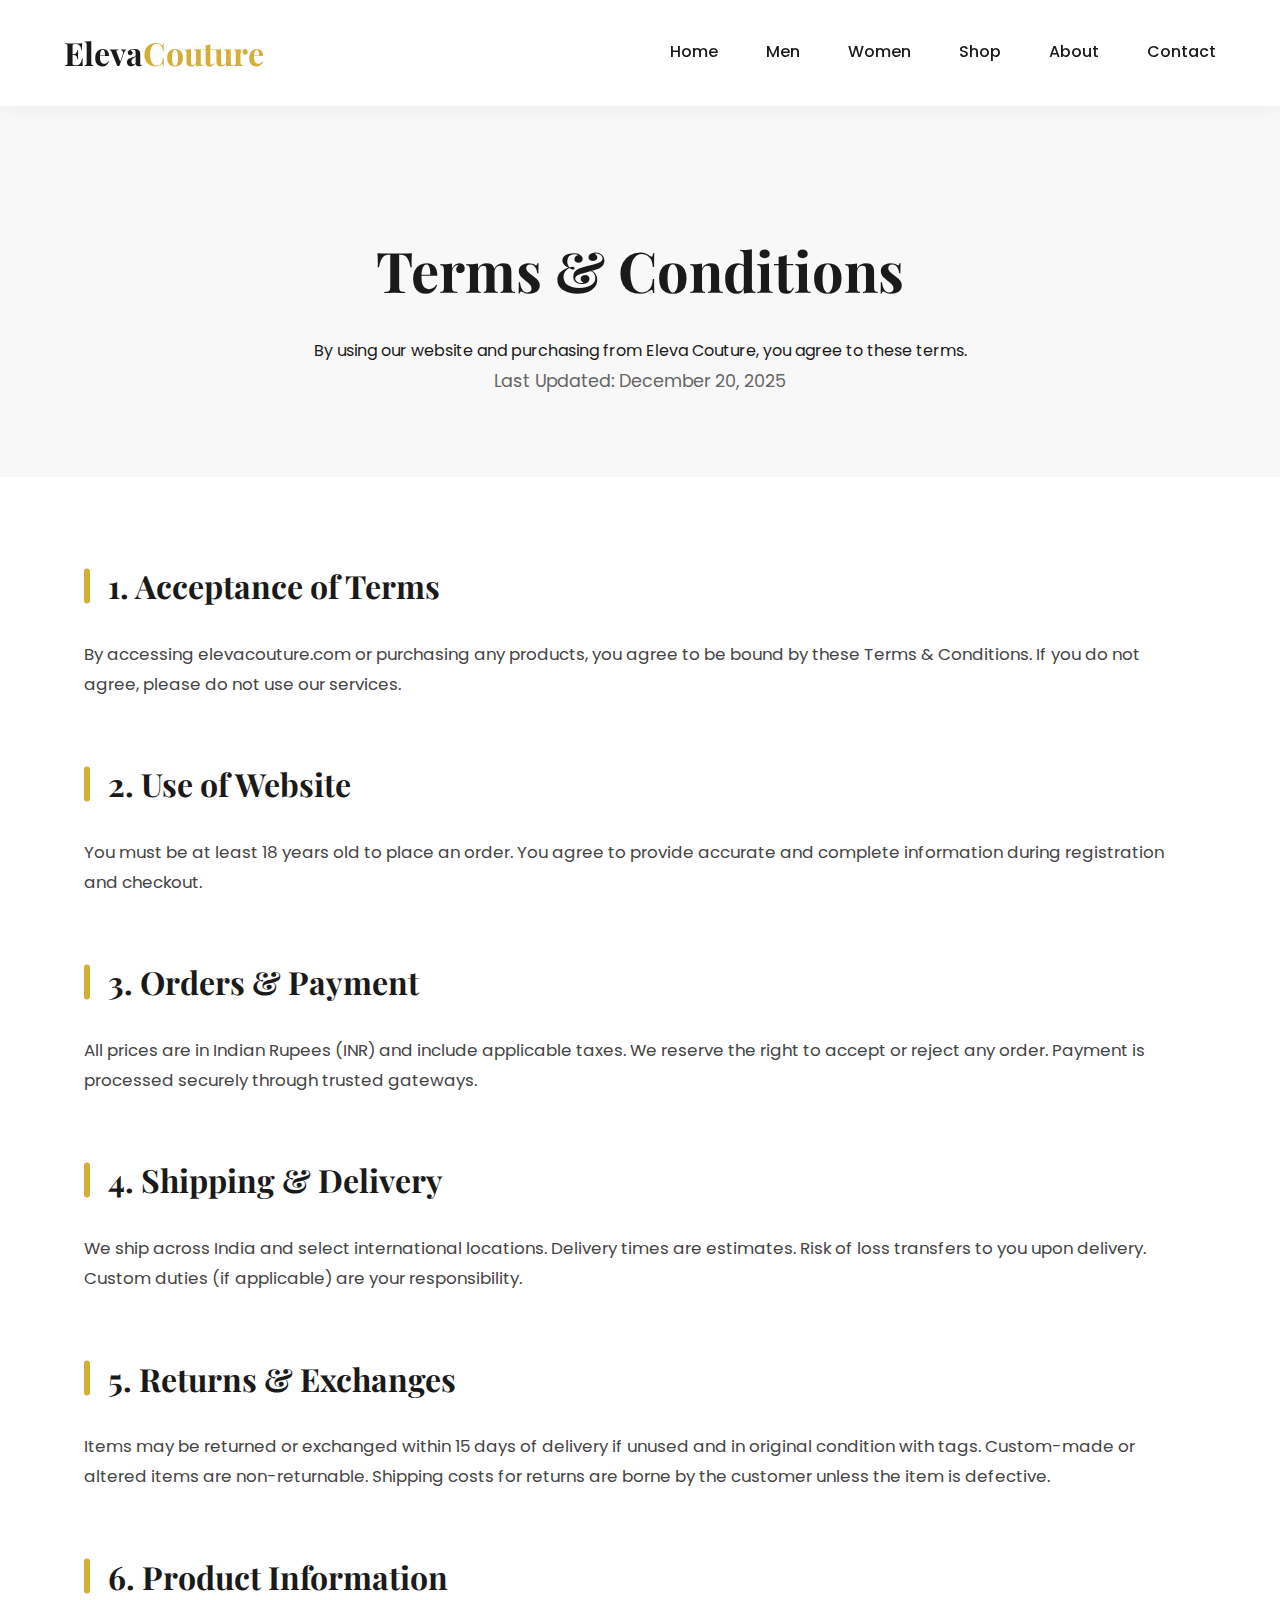
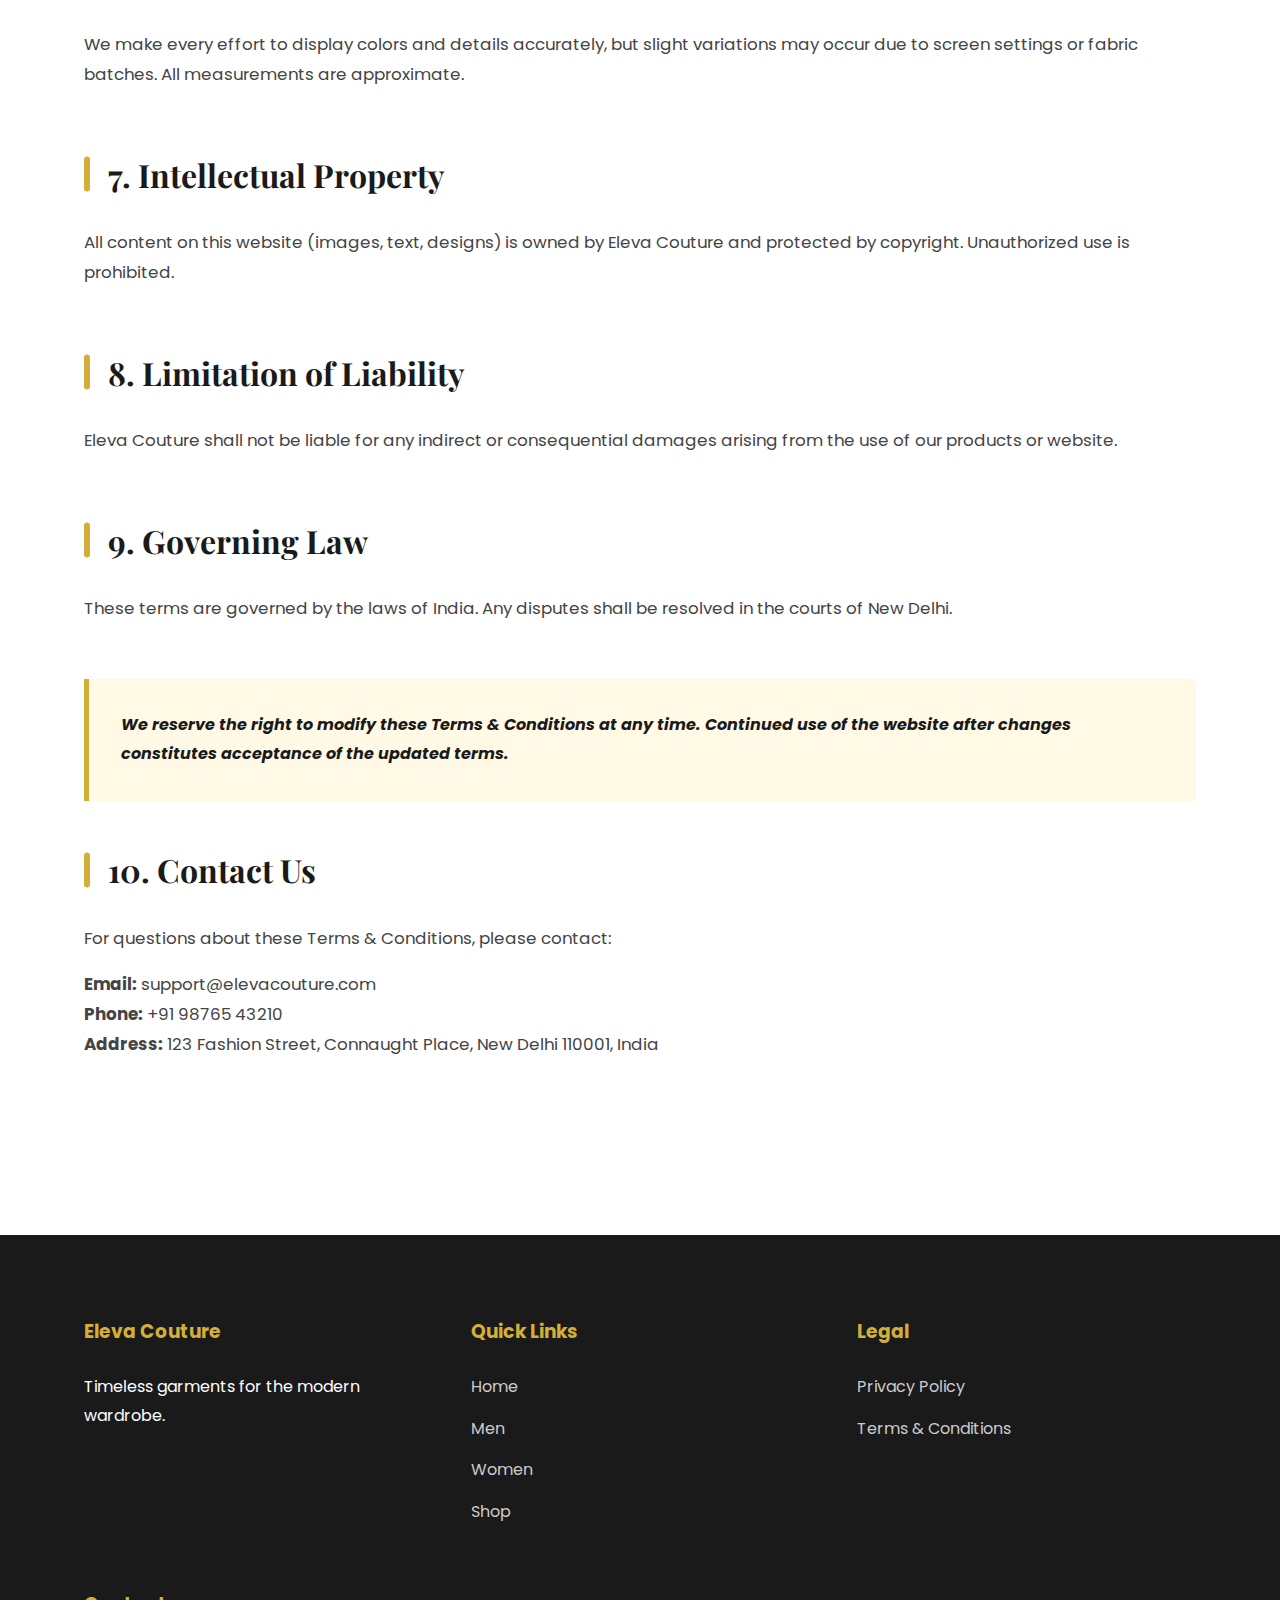
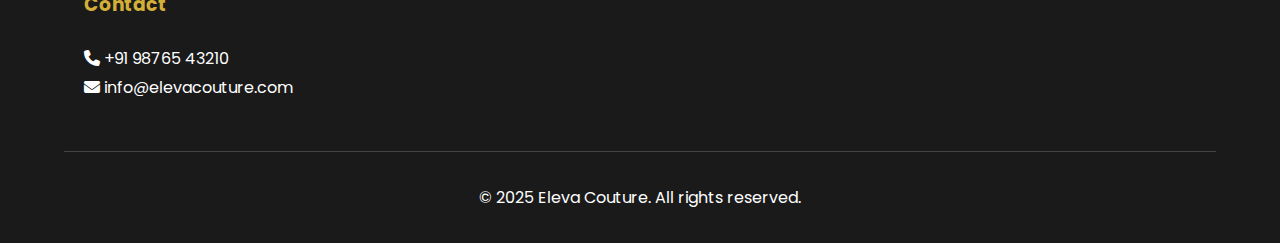
<file: terms-conditions.html>
<!DOCTYPE html>
<html lang="en">
<head>
  <meta charset="UTF-8" />
  <meta name="viewport" content="width=device-width, initial-scale=1.0"/>
  <title>Terms & Conditions - Eleva Couture</title>

  <!-- Google Fonts -->
  <link href="https://fonts.googleapis.com/css2?family=Playfair+Display:wght@400;700&family=Poppins:wght@300;400;500;600&display=swap" rel="stylesheet">

  <!-- Font Awesome -->
  <link rel="stylesheet" href="https://cdnjs.cloudflare.com/ajax/libs/font-awesome/6.5.0/css/all.min.css"/>

  <!-- Favicon -->
  <link rel="icon" href="https://i.etsystatic.com/35399560/r/il/c099b2/4349387198/il_570xN.4349387198_k4mh.jpg">

  <style>
    :root {
      --primary: #1a1a1a;
      --accent: #d4af37;
      --light: #f8f8f8;
      --gray: #666;
    }

    * { margin: 0; padding: 0; box-sizing: border-box; }

    body {
      font-family: 'Poppins', sans-serif;
      color: var(--primary);
      background: white;
      line-height: 1.8;
    }

    .container {
      width: 90%;
      max-width: 1300px;
      margin: 0 auto;
      padding: 0 20px;
    }

    header {
      position: fixed;
      top: 0; width: 100%;
      background: white;
      z-index: 1000;
      box-shadow: 0 2px 20px rgba(0,0,0,0.05);
    }

    .navbar {
      display: flex;
      justify-content: space-between;
      align-items: center;
      padding: 1.5rem 0;
    }

    .logo {
      font-family: 'Playfair Display', serif;
      font-size: 2rem;
      font-weight: 700;
      color: var(--primary);
    }

    .logo span { color: var(--accent); }

    .nav-links {
      display: flex;
      gap: 3rem;
      list-style: none;
    }

    .nav-links a {
      text-decoration: none;
      color: var(--primary);
      font-weight: 500;
      transition: color 0.3s;
    }

    .nav-links a:hover,
    .nav-links a.active { color: var(--accent); }

    .hamburger { display: none; font-size: 1.8rem; cursor: pointer; }

    .terms-hero {
      margin-top: 100px;
      padding: 120px 0 80px;
      background: var(--light);
      text-align: center;
    }

    .terms-hero h1 {
      font-family: 'Playfair Display', serif;
      font-size: 3.5rem;
      margin-bottom: 1rem;
    }

    .last-updated {
      font-size: 1.1rem;
      color: var(--gray);
    }

    .terms-content {
      padding: 80px 0 120px;
    }

    .terms-section {
      margin-bottom: 3.5rem;
    }

    .terms-section h2 {
      font-family: 'Playfair Display', serif;
      font-size: 2rem;
      margin-bottom: 1.5rem;
      position: relative;
      padding-left: 1.5rem;
    }

    .terms-section h2::before {
      content: '';
      position: absolute;
      left: 0;
      top: 50%;
      transform: translateY(-50%);
      width: 6px;
      height: 35px;
      background: var(--accent);
      border-radius: 10px;
    }

    .terms-section p,
    .terms-section li {
      font-size: 1.05rem;
      color: #444;
      margin-bottom: 1rem;
    }

    .terms-section ul {
      padding-left: 2rem;
      margin-bottom: 1.5rem;
    }

    .terms-section ul li {
      margin-bottom: 0.8rem;
    }

    .terms-section ul li::marker {
      color: var(--accent);
    }

    .highlight {
      background: #fff9e6;
      padding: 2rem;
      border-left: 5px solid var(--accent);
      margin: 2.5rem 0;
      font-style: italic;
    }

    footer {
      background: var(--primary);
      color: white;
      padding: 80px 0 30px;
    }

    .footer-grid {
      display: grid;
      grid-template-columns: repeat(auto-fit, minmax(250px, 1fr));
      gap: 3rem;
      margin-bottom: 3rem;
    }

    .footer-col h3 { margin-bottom: 1.5rem; color: var(--accent); }

    .footer-col a { color: #ccc; text-decoration: none; display: block; margin-bottom: 0.8rem; }

    .footer-col a:hover { color: var(--accent); }

    @media (max-width: 768px) {
      .hamburger { display: block; }
      .nav-links { position: fixed; top: 80px; left: -100%; width: 100%; height: calc(100vh - 80px); background: white; flex-direction: column; align-items: center; padding-top: 3rem; transition: 0.4s; }
      .nav-links.active { left: 0; }
      .terms-hero h1 { font-size: 2.8rem; }
    }
  </style>
</head>
<body>

  <!-- Navbar -->
  <header>
    <div class="container navbar">
      <div class="logo">Eleva<span>Couture</span></div>
      <ul class="nav-links" id="navLinks">
        <li><a href="index.html">Home</a></li>
        <li><a href="index.html#men">Men</a></li>
        <li><a href="index.html#women">Women</a></li>
        <li><a href="index.html#products">Shop</a></li>
        <li><a href="about.html">About</a></li>
        <li><a href="contact.html">Contact</a></li>
      </ul>
      <div class="hamburger" id="hamburger"><i class="fas fa-bars"></i></div>
    </div>
  </header>

  <!-- Hero -->
  <section class="terms-hero">
    <div class="container">
      <h1>Terms & Conditions</h1>
      <p>By using our website and purchasing from Eleva Couture, you agree to these terms.</p>
      <div class="last-updated">Last Updated: December 20, 2025</div>
    </div>
  </section>

  <!-- Terms Content -->
  <section class="terms-content">
    <div class="container">
      <div class="terms-section">
        <h2>1. Acceptance of Terms</h2>
        <p>By accessing elevacouture.com or purchasing any products, you agree to be bound by these Terms & Conditions. If you do not agree, please do not use our services.</p>
      </div>

      <div class="terms-section">
        <h2>2. Use of Website</h2>
        <p>You must be at least 18 years old to place an order. You agree to provide accurate and complete information during registration and checkout.</p>
      </div>

      <div class="terms-section">
        <h2>3. Orders & Payment</h2>
        <p>All prices are in Indian Rupees (INR) and include applicable taxes. We reserve the right to accept or reject any order. Payment is processed securely through trusted gateways.</p>
      </div>

      <div class="terms-section">
        <h2>4. Shipping & Delivery</h2>
        <p>We ship across India and select international locations. Delivery times are estimates. Risk of loss transfers to you upon delivery. Custom duties (if applicable) are your responsibility.</p>
      </div>

      <div class="terms-section">
        <h2>5. Returns & Exchanges</h2>
        <p>Items may be returned or exchanged within 15 days of delivery if unused and in original condition with tags. Custom-made or altered items are non-returnable. Shipping costs for returns are borne by the customer unless the item is defective.</p>
      </div>

      <div class="terms-section">
        <h2>6. Product Information</h2>
        <p>We make every effort to display colors and details accurately, but slight variations may occur due to screen settings or fabric batches. All measurements are approximate.</p>
      </div>

      <div class="terms-section">
        <h2>7. Intellectual Property</h2>
        <p>All content on this website (images, text, designs) is owned by Eleva Couture and protected by copyright. Unauthorized use is prohibited.</p>
      </div>

      <div class="terms-section">
        <h2>8. Limitation of Liability</h2>
        <p>Eleva Couture shall not be liable for any indirect or consequential damages arising from the use of our products or website.</p>
      </div>

      <div class="terms-section">
        <h2>9. Governing Law</h2>
        <p>These terms are governed by the laws of India. Any disputes shall be resolved in the courts of New Delhi.</p>
      </div>

      <div class="highlight">
        <strong>We reserve the right to modify these Terms & Conditions at any time. Continued use of the website after changes constitutes acceptance of the updated terms.</strong>
      </div>

      <div class="terms-section">
        <h2>10. Contact Us</h2>
        <p>For questions about these Terms & Conditions, please contact:</p>
        <p><strong>Email:</strong> support@elevacouture.com<br>
        <strong>Phone:</strong> +91 98765 43210<br>
        <strong>Address:</strong> 123 Fashion Street, Connaught Place, New Delhi 110001, India</p>
      </div>
    </div>
  </section>

  <!-- Footer -->
  <footer>
    <div class="container footer-grid">
      <div class="footer-col">
        <h3>Eleva Couture</h3>
        <p>Timeless garments for the modern wardrobe.</p>
      </div>
      <div class="footer-col">
        <h3>Quick Links</h3>
        <a href="index.html">Home</a>
        <a href="index.html#men">Men</a>
        <a href="index.html#women">Women</a>
        <a href="index.html#products">Shop</a>
      </div>
      <div class="footer-col">
        <h3>Legal</h3>
        <a href="privacy-policy.html">Privacy Policy</a>
        <a href="terms-conditions.html">Terms & Conditions</a>
      </div>
      <div class="footer-col">
        <h3>Contact</h3>
        <p><i class="fas fa-phone"></i> +91 98765 43210</p>
        <p><i class="fas fa-envelope"></i> info@elevacouture.com</p>
      </div>
    </div>
    <div class="container" style="text-align:center; padding-top:2rem; border-top:1px solid #444;">
      <p>© 2025 Eleva Couture. All rights reserved.</p>
    </div>
  </footer>

  <script>
    const hamburger = document.getElementById('hamburger');
    const navLinks = document.getElementById('navLinks');
    hamburger.addEventListener('click', () => {
      navLinks.classList.toggle('active');
      hamburger.innerHTML = navLinks.classList.contains('active') ? '<i class="fas fa-times"></i>' : '<i class="fas fa-bars"></i>';
    });
  </script>
</body>
</html>
</file>
<file: style.css>
:root {
      --primary: #1a1a1a;
      --accent: #d4af37;
      --light: #f8f8f8;
      --gray: #666;
      --dark-gray: #333;
    }

    * {
      margin: 0;
      padding: 0;
      box-sizing: border-box;
    }

    body {
      font-family: 'Poppins', sans-serif;
      color: var(--primary);
      background: white;
      line-height: 1.6;
    }

    .container {
      width: 90%;
      max-width: 1300px;
      margin: 0 auto;
      padding: 0 20px;
    }

    /* Navbar */
    header {
      position: fixed;
      top: 0;
      width: 100%;
      background: white;
      z-index: 1000;
      box-shadow: 0 2px 20px rgba(0, 0, 0, 0.05);
    }

    .navbar {
      display: flex;
      justify-content: space-between;
      align-items: center;
      padding: 1.5rem 0;
    }

    .logo {
      font-family: 'Playfair Display', serif;
      font-size: 2rem;
      font-weight: 700;
      color: var(--primary);
    }

    .logo span {
      color: var(--accent);
    }

    .nav-links {
      display: flex;
      gap: 3rem;
      list-style: none;
    }

    .nav-links a {
      text-decoration: none;
      color: var(--primary);
      font-weight: 500;
      transition: color 0.3s;
    }

    .nav-links a:hover,
    .nav-links a.active {
      color: var(--accent);
    }

    .hamburger {
      display: none;
      font-size: 1.8rem;
      cursor: pointer;
    }

    /* Hero */
    .hero {
      margin-top: 100px;
      height: 90vh;
      background: linear-gradient(rgba(0, 0, 0, 0.4), rgba(0, 0, 0, 0.4)), url('./images/hero-gar-Picsart-AiImageEnhancer.jpg') center/cover no-repeat;
      display: flex;
      align-items: center;
      text-align: center;
      color: white;
    }

    .hero-content h1 {
      font-family: 'Playfair Display', serif;
      font-size: 4rem;
      margin-bottom: 1rem;
    }

    .hero-content p {
      font-size: 1.3rem;
      max-width: 600px;
      margin: 0 auto 2rem;
    }

    .btn-primary {
      background: var(--accent);
      color: var(--primary);
      padding: 1rem 2.5rem;
      border: none;
      font-weight: 600;
      cursor: pointer;
      transition: 0.3s;
      text-decoration: none;
      display: inline-block;
    }

    .btn-primary:hover {
      background: #b8972b;
    }

    /* Categories */
    .categories {
      padding: 100px 0;
      background: var(--light);
    }

    .section-title {
      text-align: center;
      font-family: 'Playfair Display', serif;
      font-size: 3rem;
      margin-bottom: 4rem;
    }

    .cat-grid {
      display: grid;
      grid-template-columns: repeat(auto-fit, minmax(500px, 1fr));
      gap: 3rem;
    }

    .cat-card {
      position: relative;
      overflow: hidden;
      height: 600px;
      border-radius: 0;
      cursor: pointer;
      transition: transform 0.4s;
    }

    .cat-card:hover {
      transform: scale(1.03);
    }

    .cat-card img {
      width: 100%;
      height: 100%;
      object-fit: cover;
      transition: transform 0.6s;
    }

    .cat-card:hover img {
      transform: scale(1.1);
    }

    .cat-overlay {
      position: absolute;
      bottom: 0;
      left: 0;
      width: 100%;
      padding: 3rem;
      background: linear-gradient(transparent, rgba(0, 0, 0, 0.8));
      color: white;
      text-align: center;
      transition: 0.4s;
    }

    .cat-overlay h3 {
      font-family: 'Playfair Display', serif;
      font-size: 2.5rem;
      margin-bottom: 1rem;
    }

    .view-btn {
      margin-top: 1rem;
      background: var(--accent);
      color: var(--primary);
      padding: 0.8rem 2rem;
      text-decoration: none;
      font-weight: 600;
      opacity: 0;
      transition: opacity 0.4s;
    }

    .cat-card:hover .view-btn {
      opacity: 1;
    }

    /* Products */
    .products {
      padding: 100px 0;
    }

    .prod-grid {
      display: grid;
      grid-template-columns: repeat(auto-fit, minmax(280px, 1fr));
      gap: 2rem;
    }

    .prod-card {
      background: white;
      overflow: hidden;
      box-shadow: 0 5px 20px rgba(0, 0, 0, 0.05);
      transition: 0.4s;
    }

    .prod-card:hover {
      transform: translateY(-10px);
    }

    .prod-card img {
      width: 100%;
      height: 400px;
      object-fit: cover;
    }

    .prod-info {
      padding: 1.5rem;
      text-align: center;
    }

    .prod-info h4 {
      margin-bottom: 0.5rem;
    }

    .price {
      font-weight: 600;
      color: var(--accent);
    }

    .btn-add-cart {
      background: var(--accent);
      color: var(--primary);
      padding: 0.8rem 2rem;
      border: none;
      border-radius: 4px;
      font-weight: 600;
      cursor: pointer;
      transition: 0.3s;
      margin-top: 1rem;
      width: 100%;
    }

    .btn-add-cart:hover {
      background: #b8972b;
      transform: translateY(-2px);
    }

    /* Footer */
    footer {
      background: var(--primary);
      color: white;
      padding: 80px 0 30px;
    }

    .footer-grid {
      display: grid;
      grid-template-columns: repeat(auto-fit, minmax(250px, 1fr));
      gap: 3rem;
      margin-bottom: 3rem;
    }

    .footer-col h3 {
      margin-bottom: 1.5rem;
      color: var(--accent);
    }

    .footer-col a {
      color: #ccc;
      text-decoration: none;
      display: block;
      margin-bottom: 0.8rem;
    }

    .footer-col a:hover {
      color: var(--accent);
    }

    /* Mobile */
    @media (max-width: 768px) {
      .hamburger {
        display: block;
      }

      .nav-links {
        position: fixed;
        top: 80px;
        left: -100%;
        width: 100%;
        height: calc(100vh - 80px);
        background: white;
        flex-direction: column;
        align-items: center;
        padding-top: 3rem;
        transition: 0.4s;
      }

      .nav-links.active {
        left: 0;
      }

      .hero-content h1 {
        font-size: 2.8rem;
      }

      .cat-grid {
        grid-template-columns: 1fr;
      }
    }


    /* =============> card logo button css <============= */
    .cart-icon {
  margin-left: auto;
  margin-right: 2rem;
}

.cart-count {
  position: absolute;
  top: -8px;
  right: -10px;
  background: var(--accent);
  color: var(--primary);
  font-size: 0.8rem;
  width: 20px;
  height: 20px;
  border-radius: 50%;
  display: flex;
  align-items: center;
  justify-content: center;
  font-weight: bold;
}
</file>
